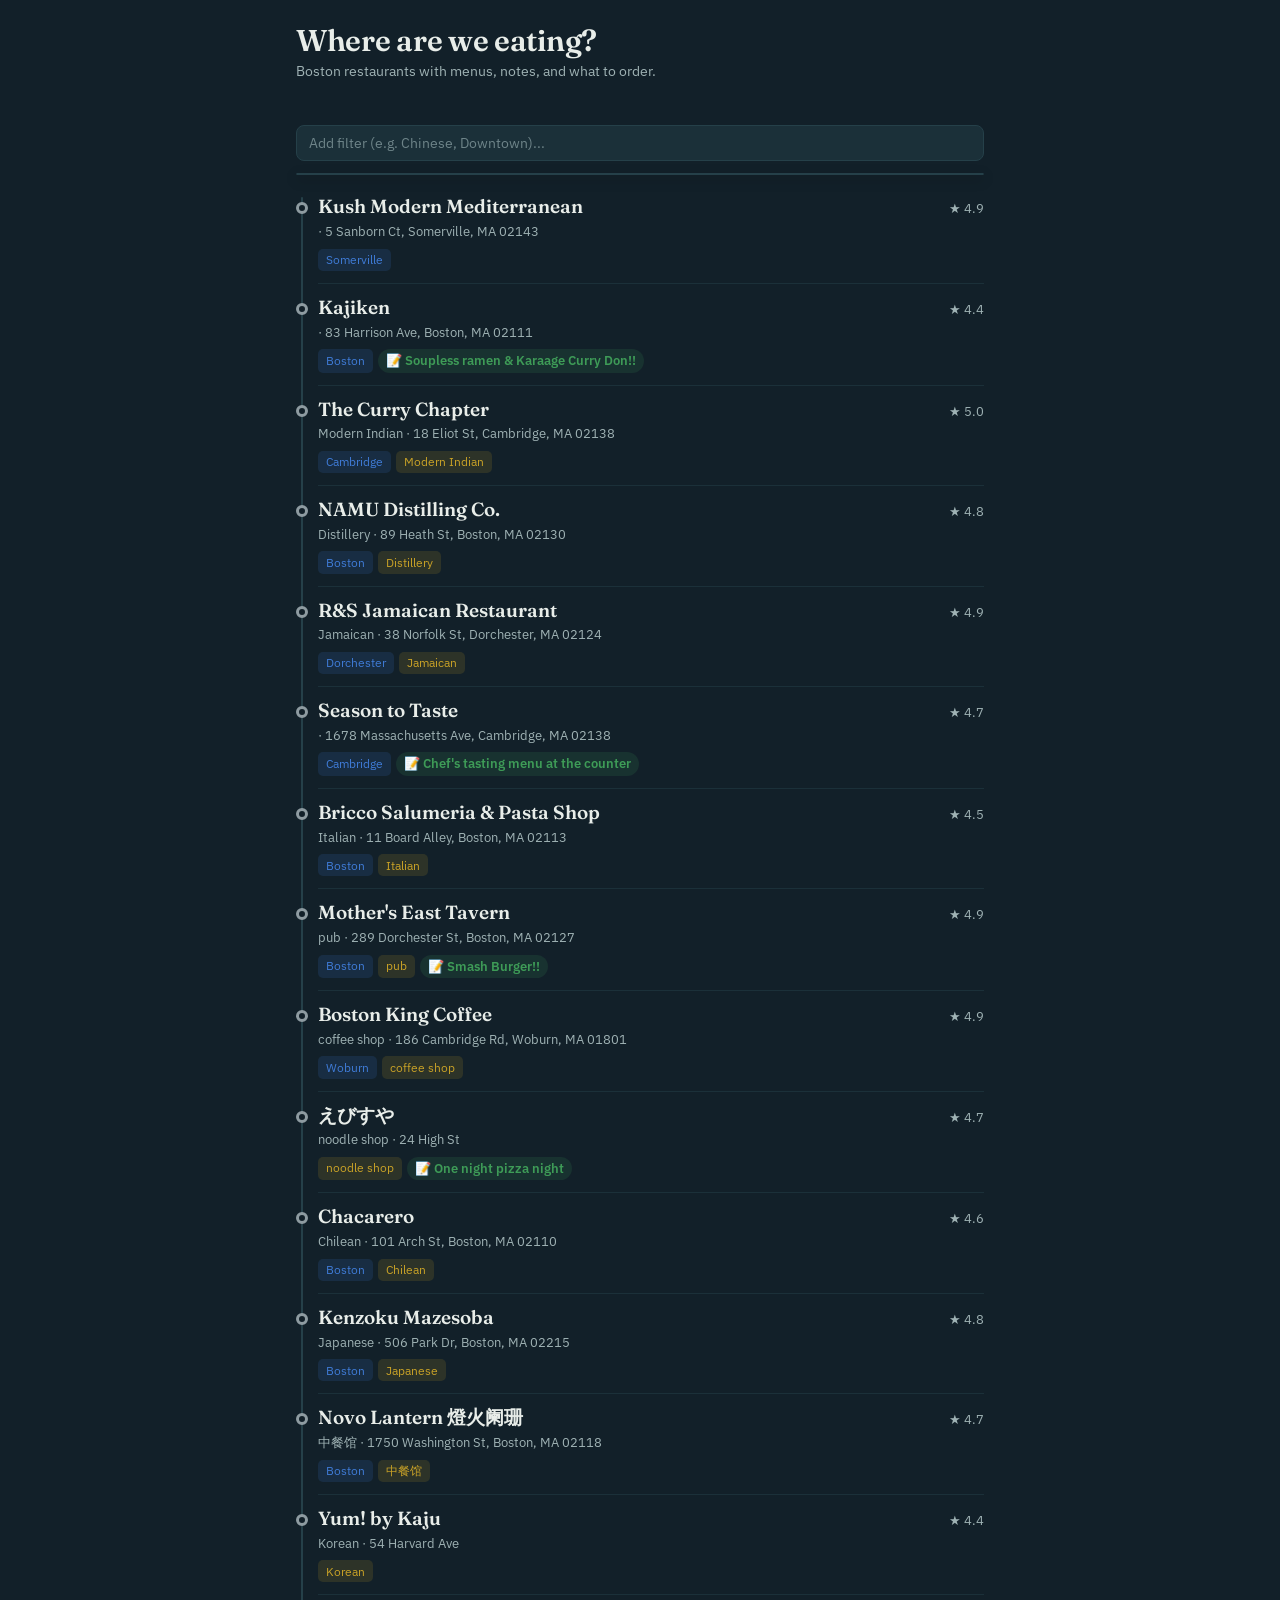
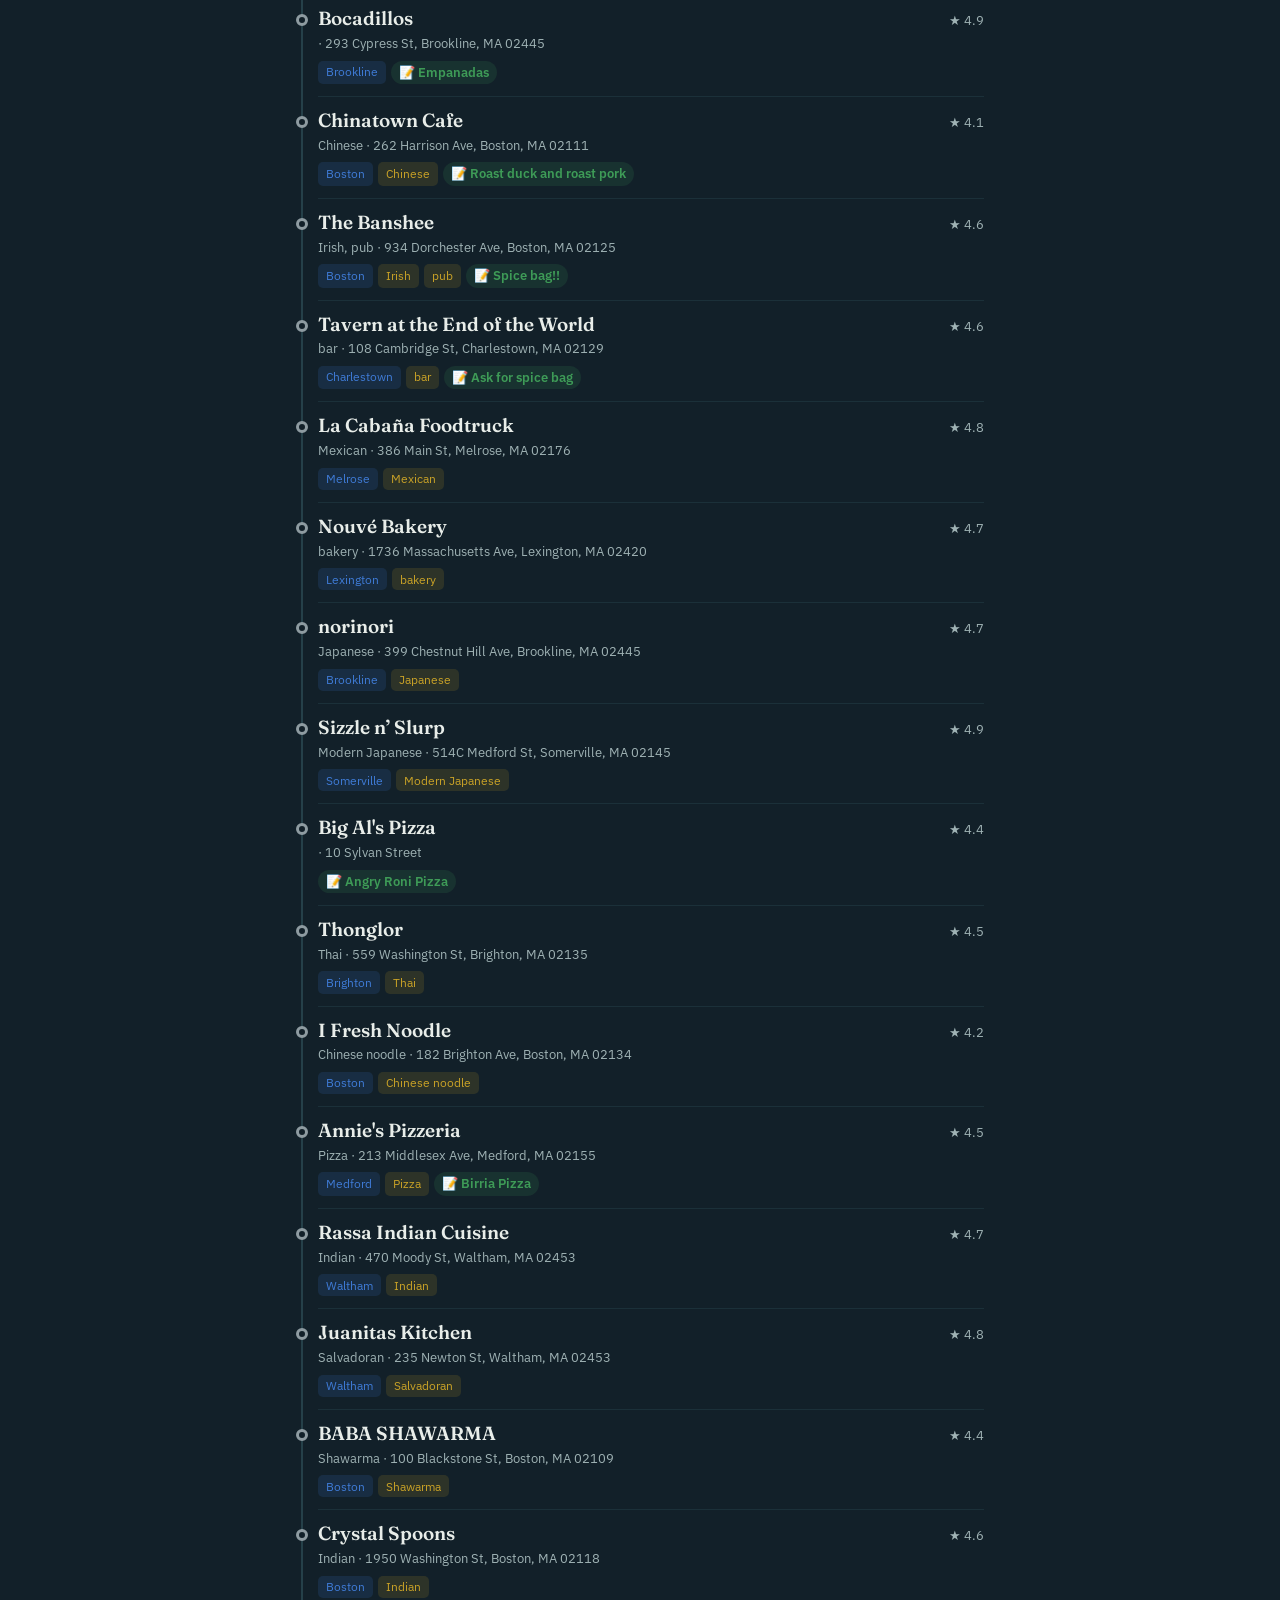
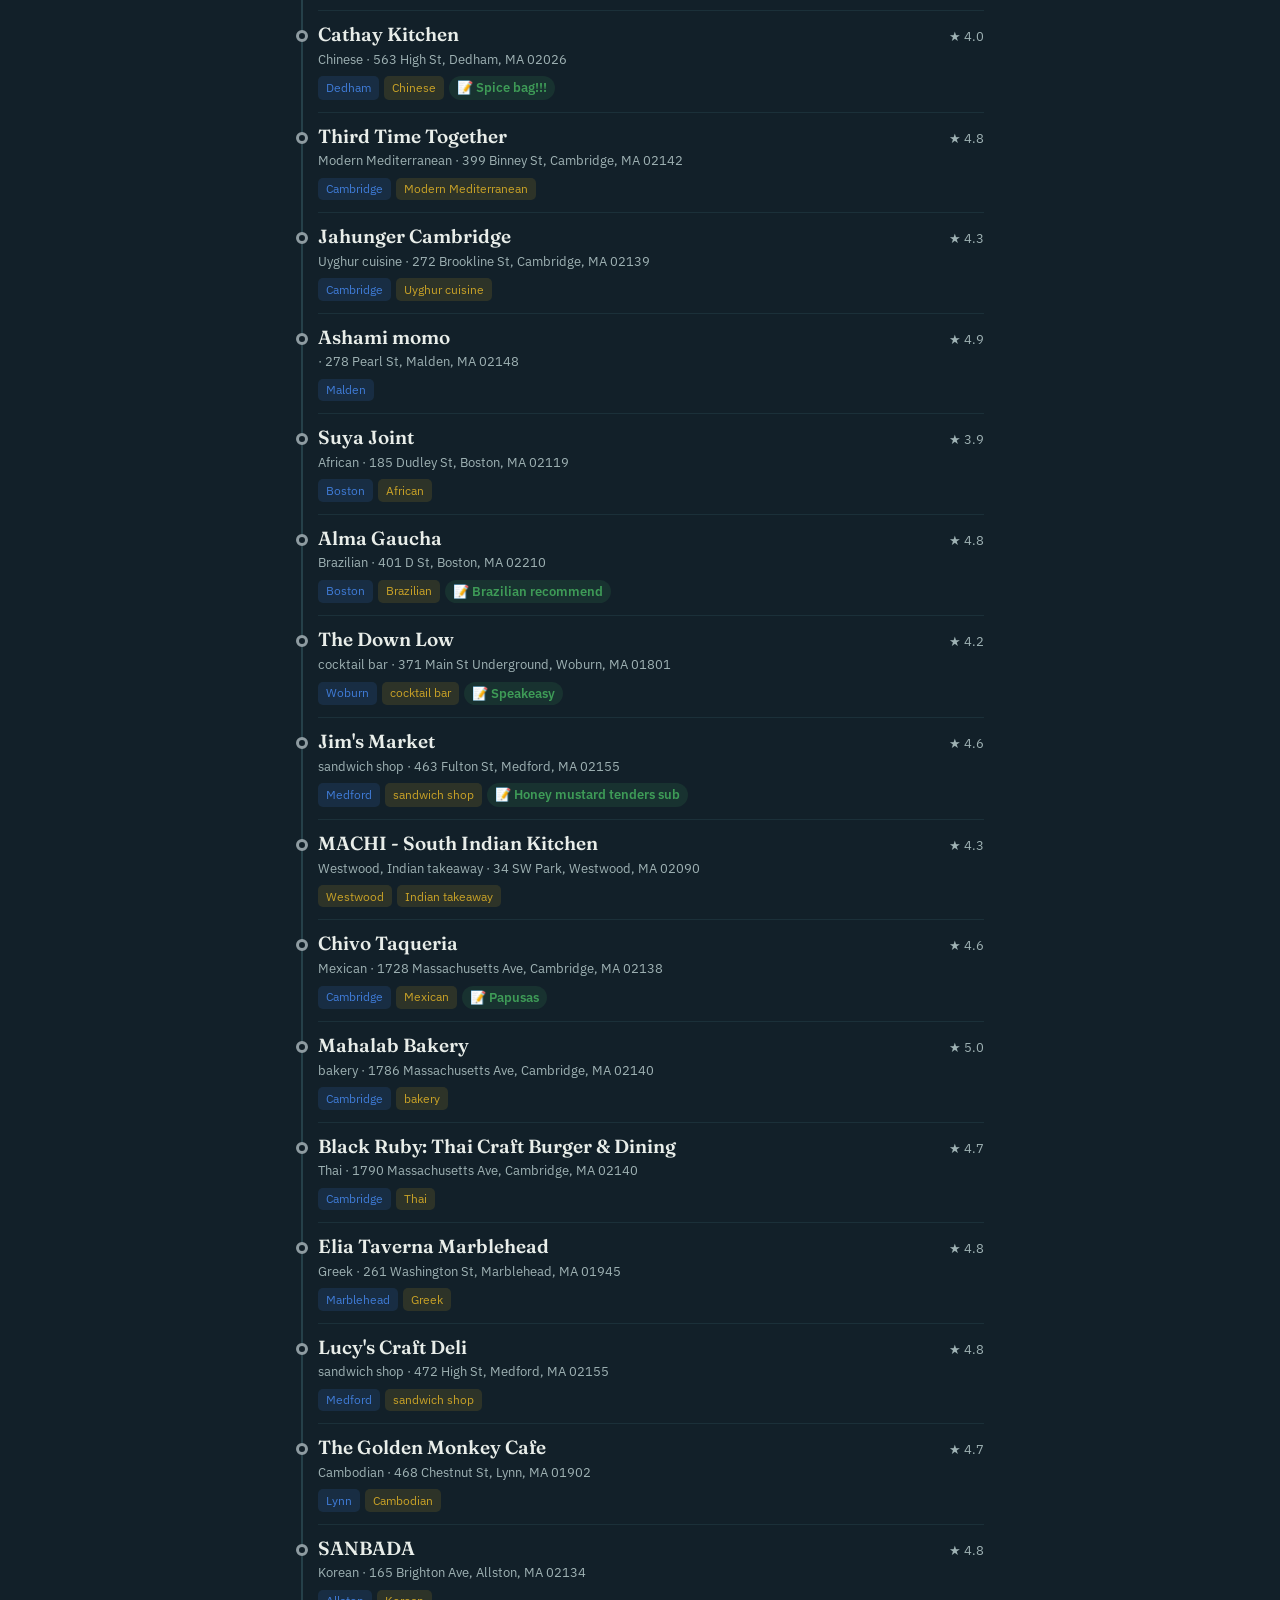
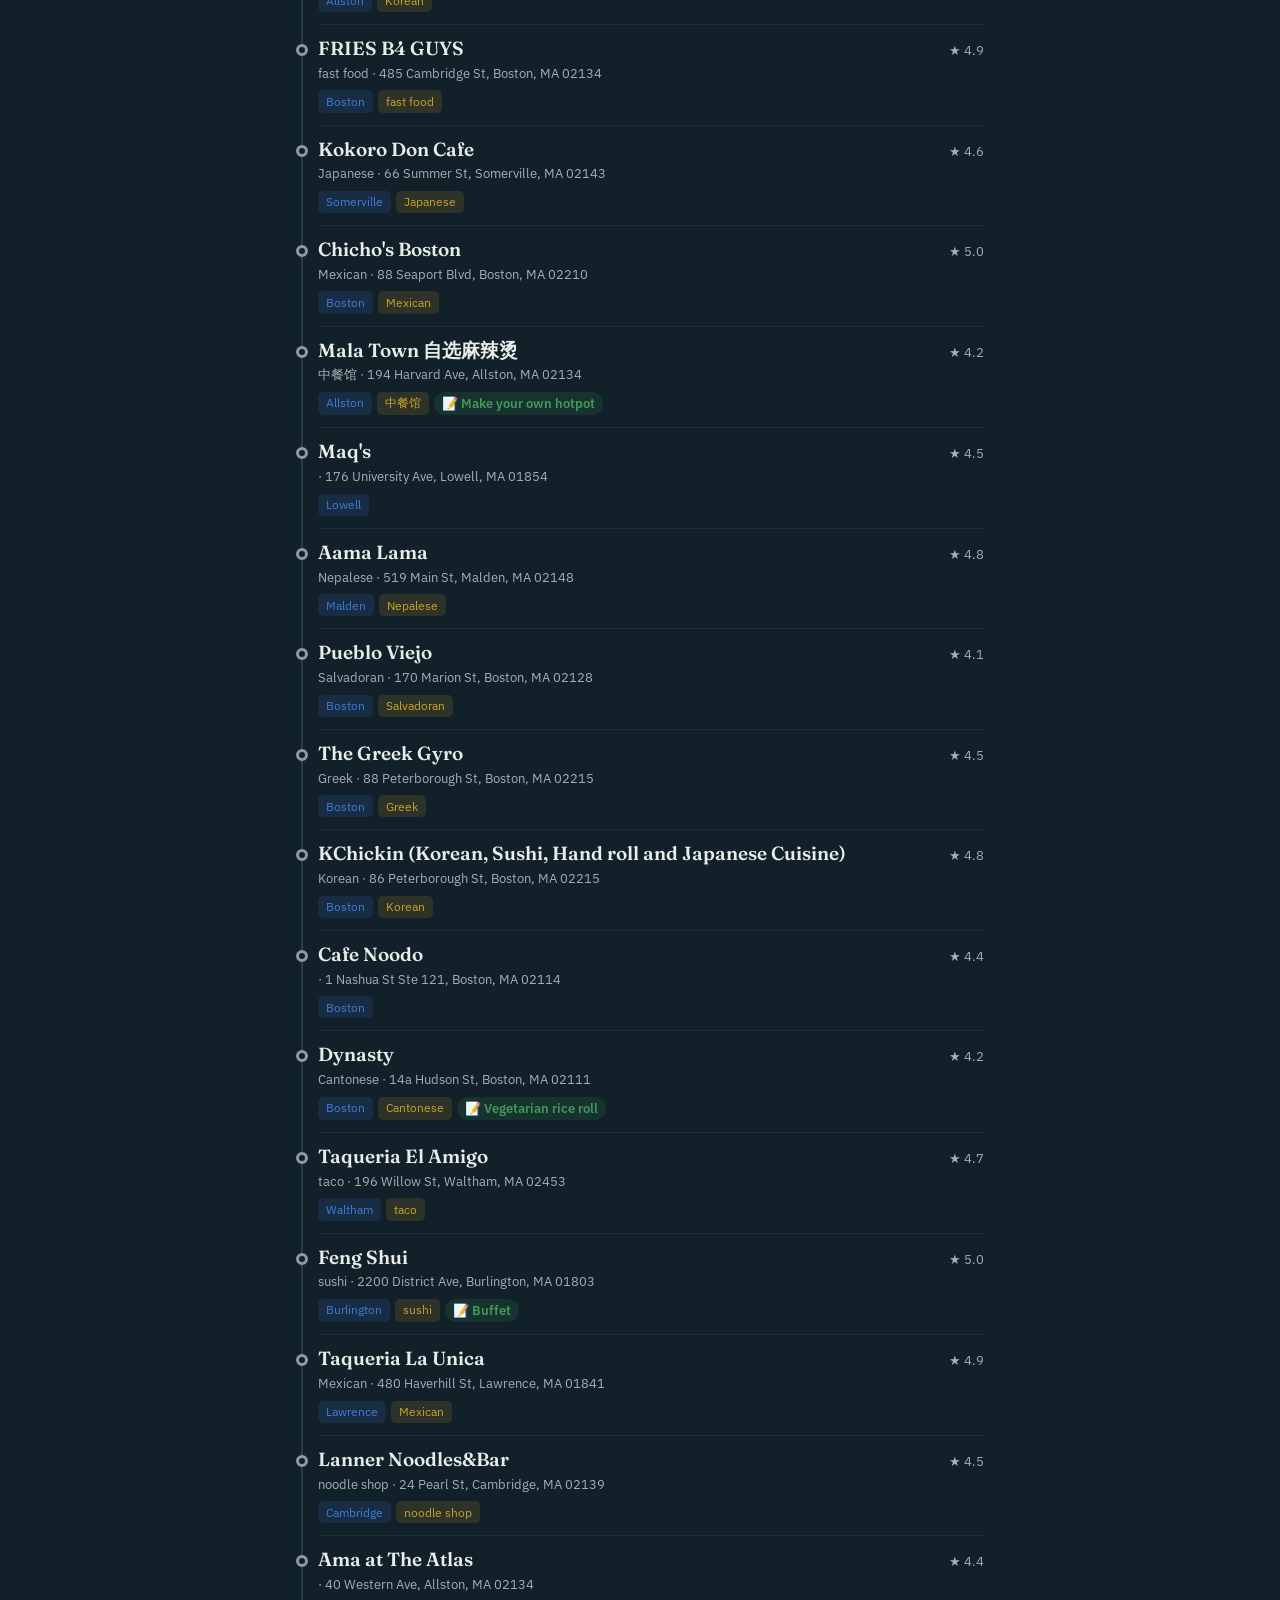
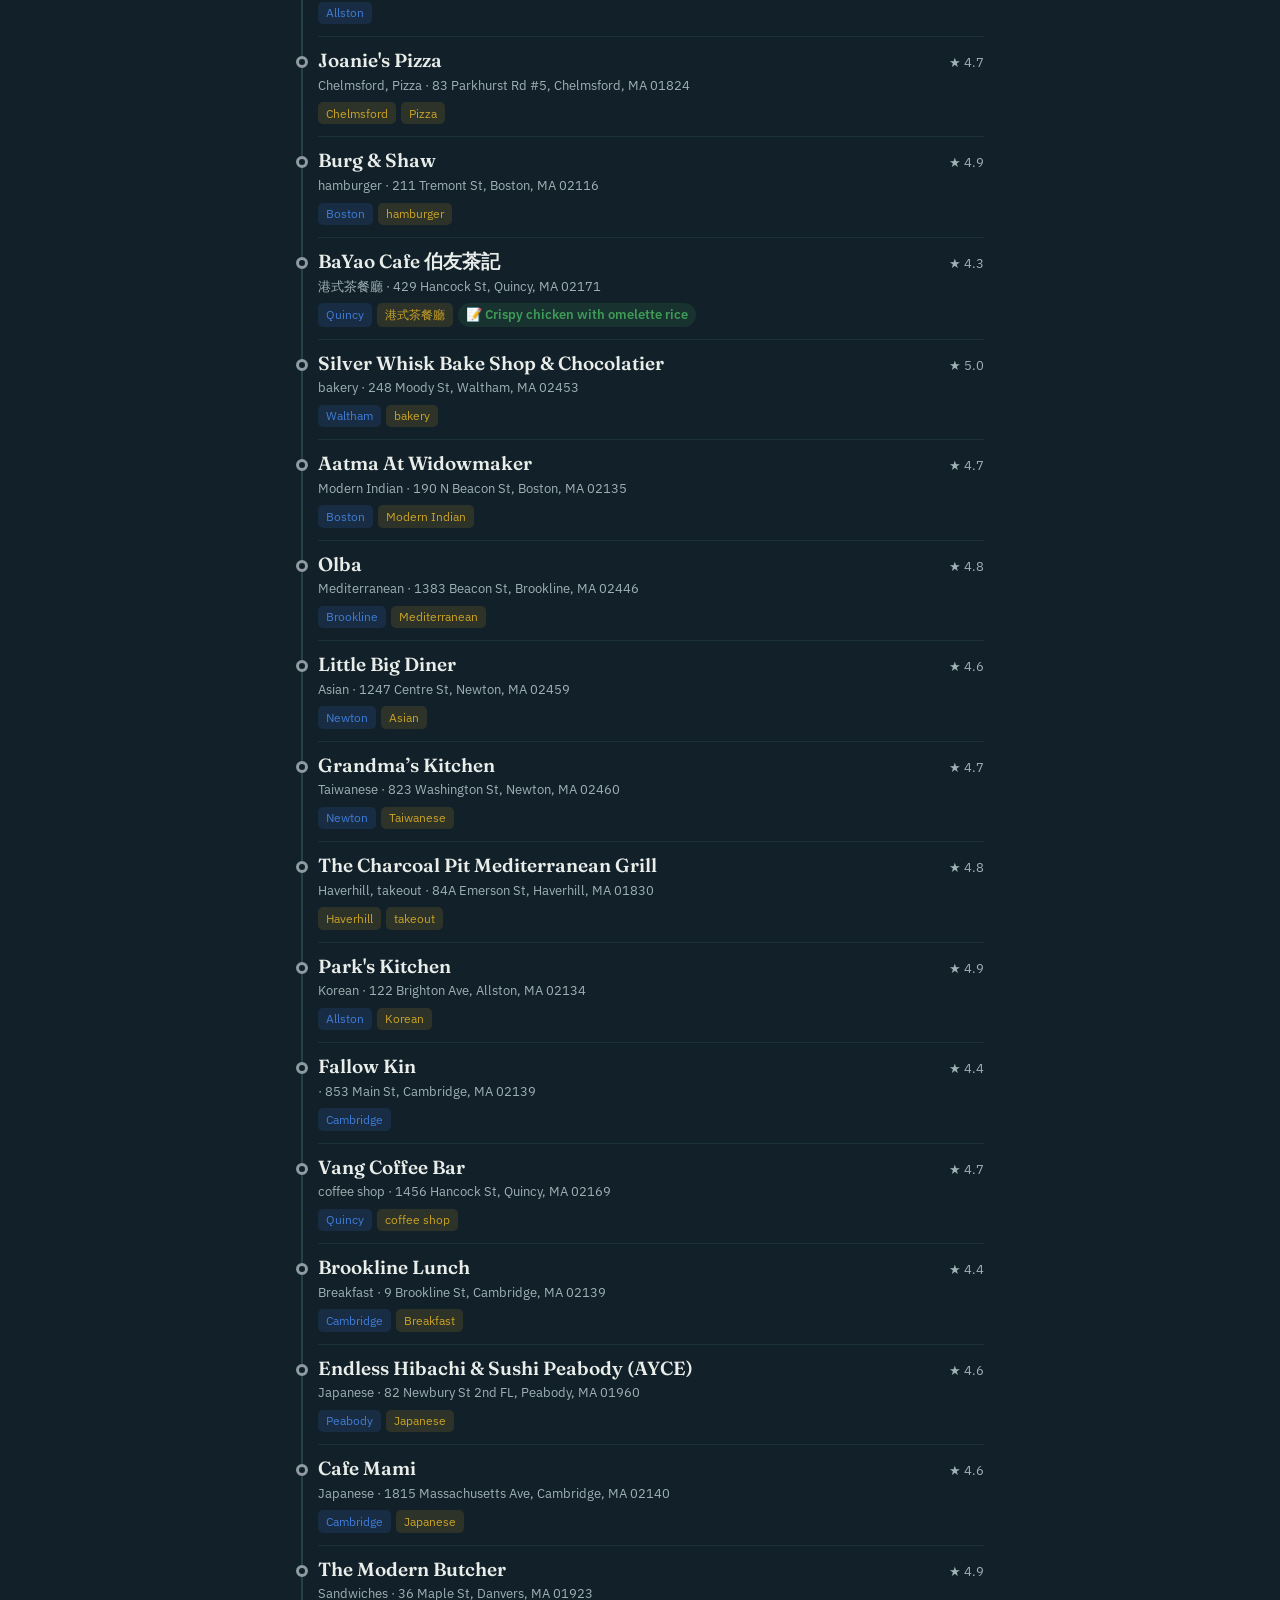
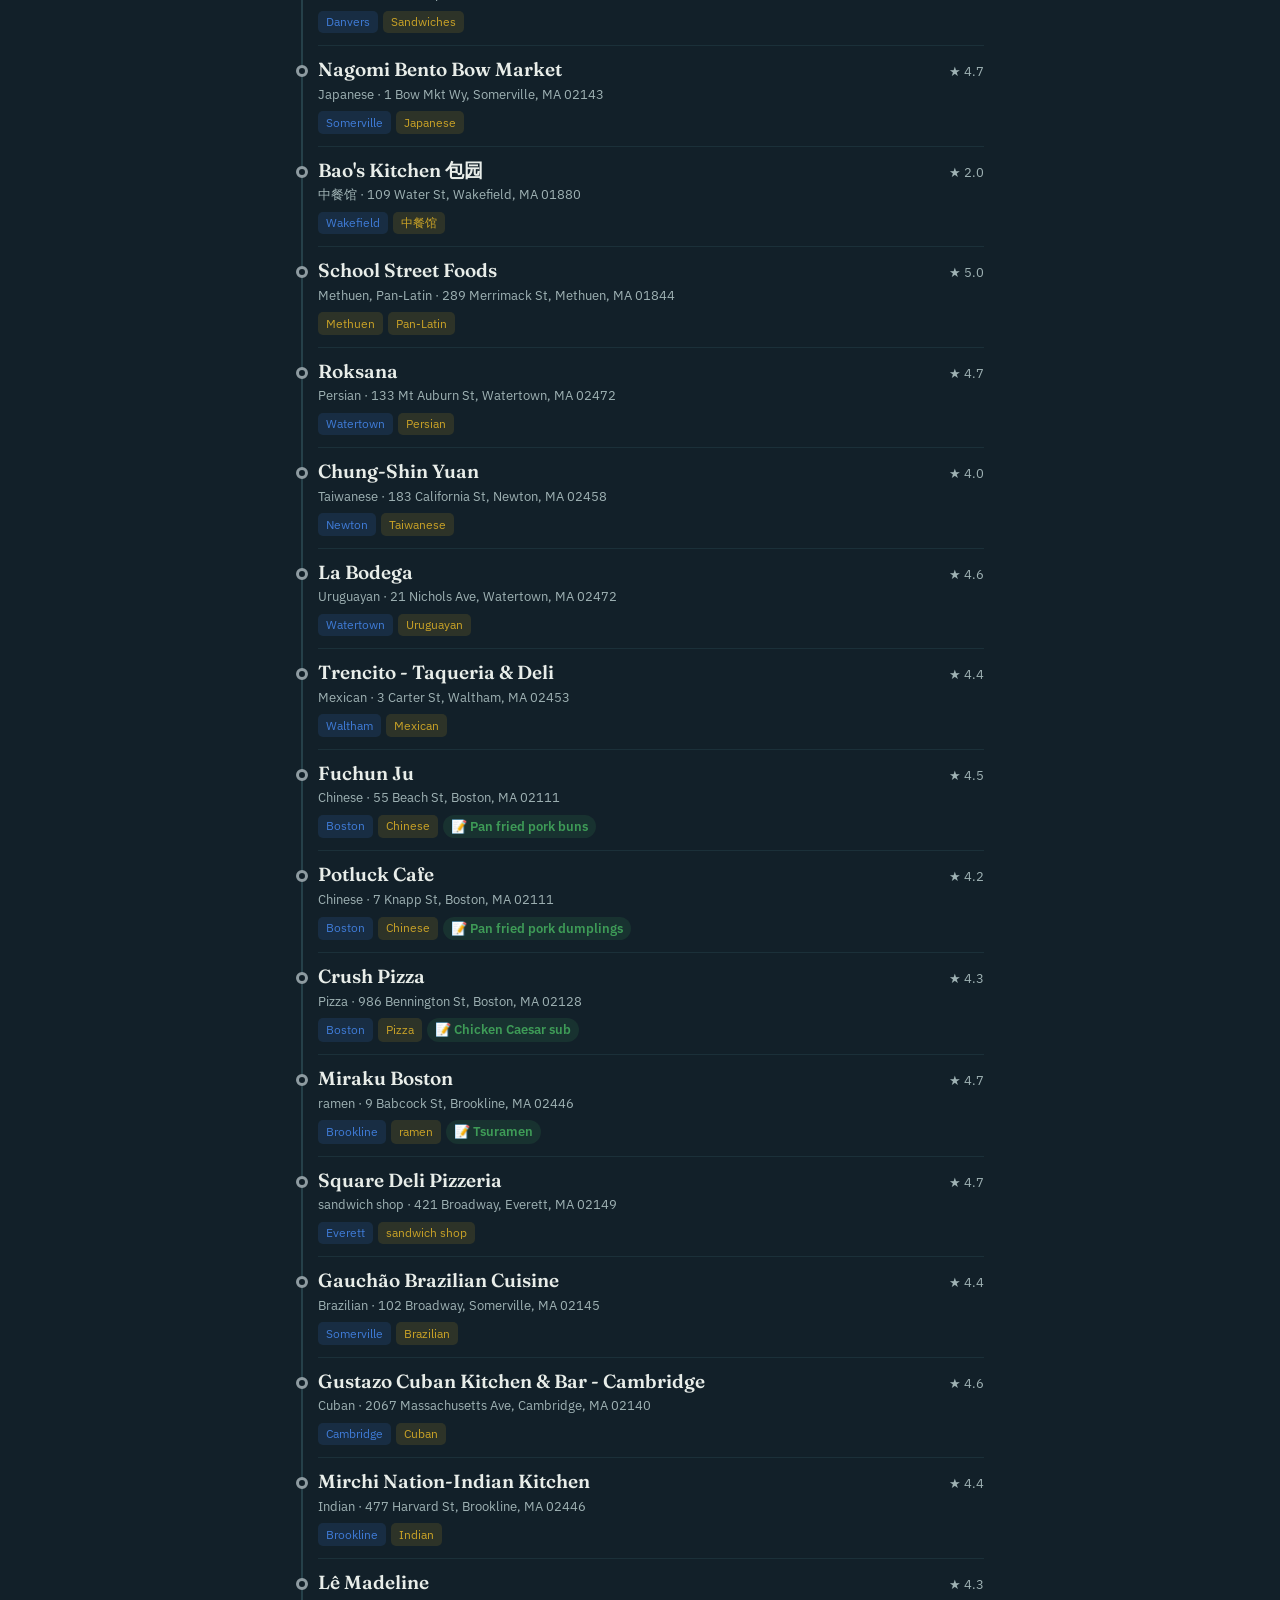
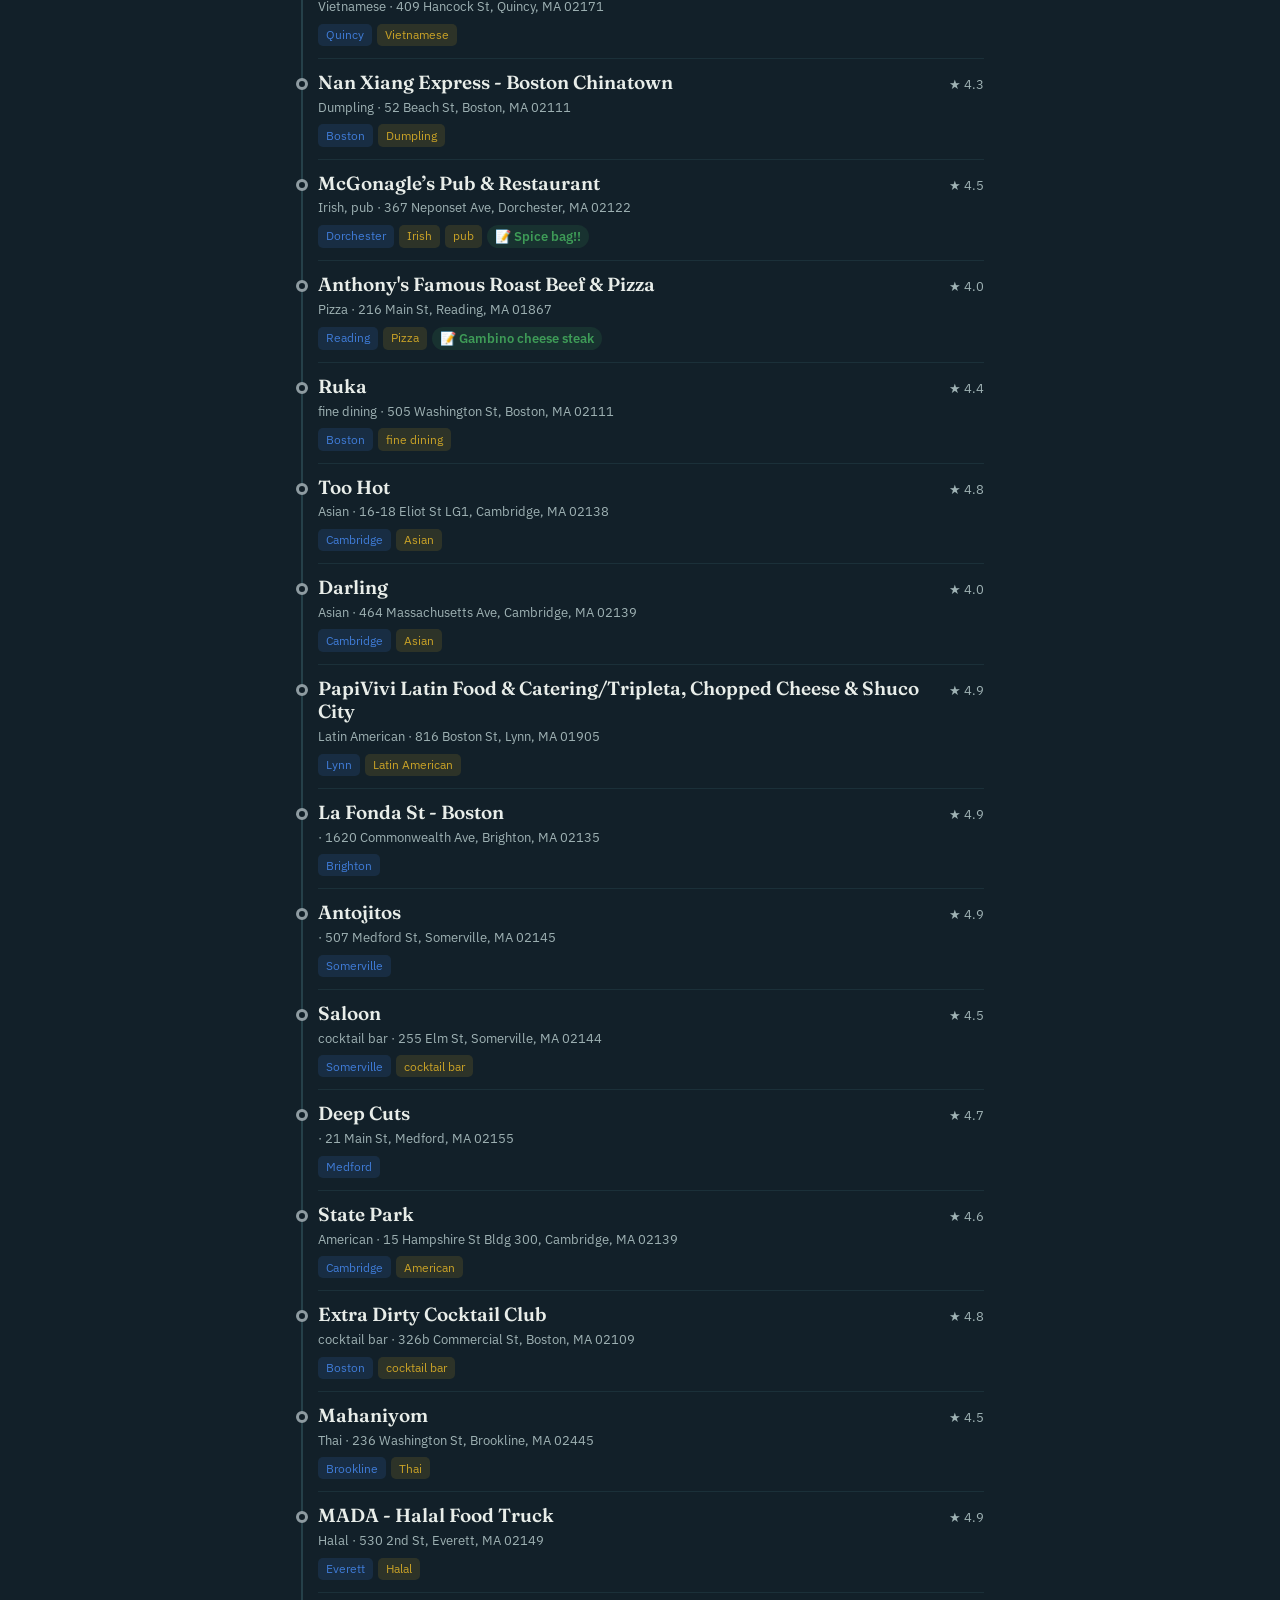
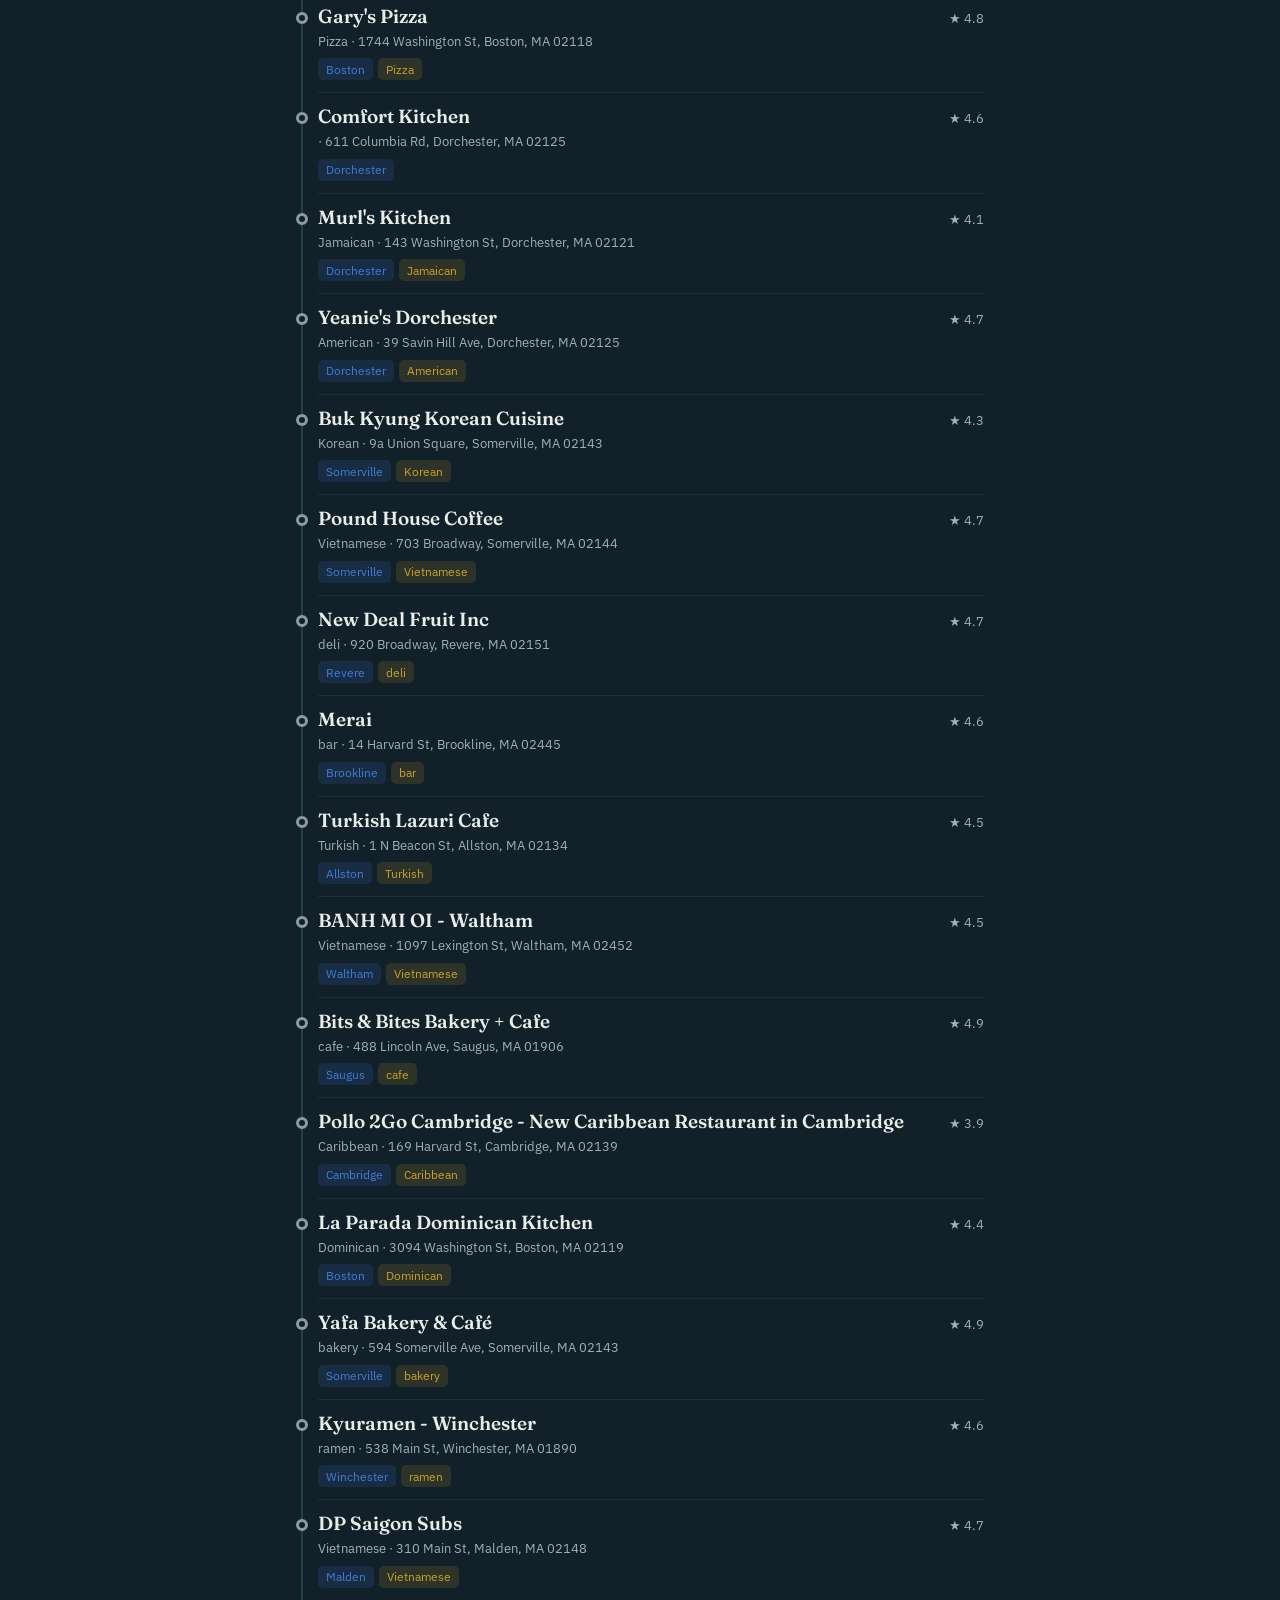
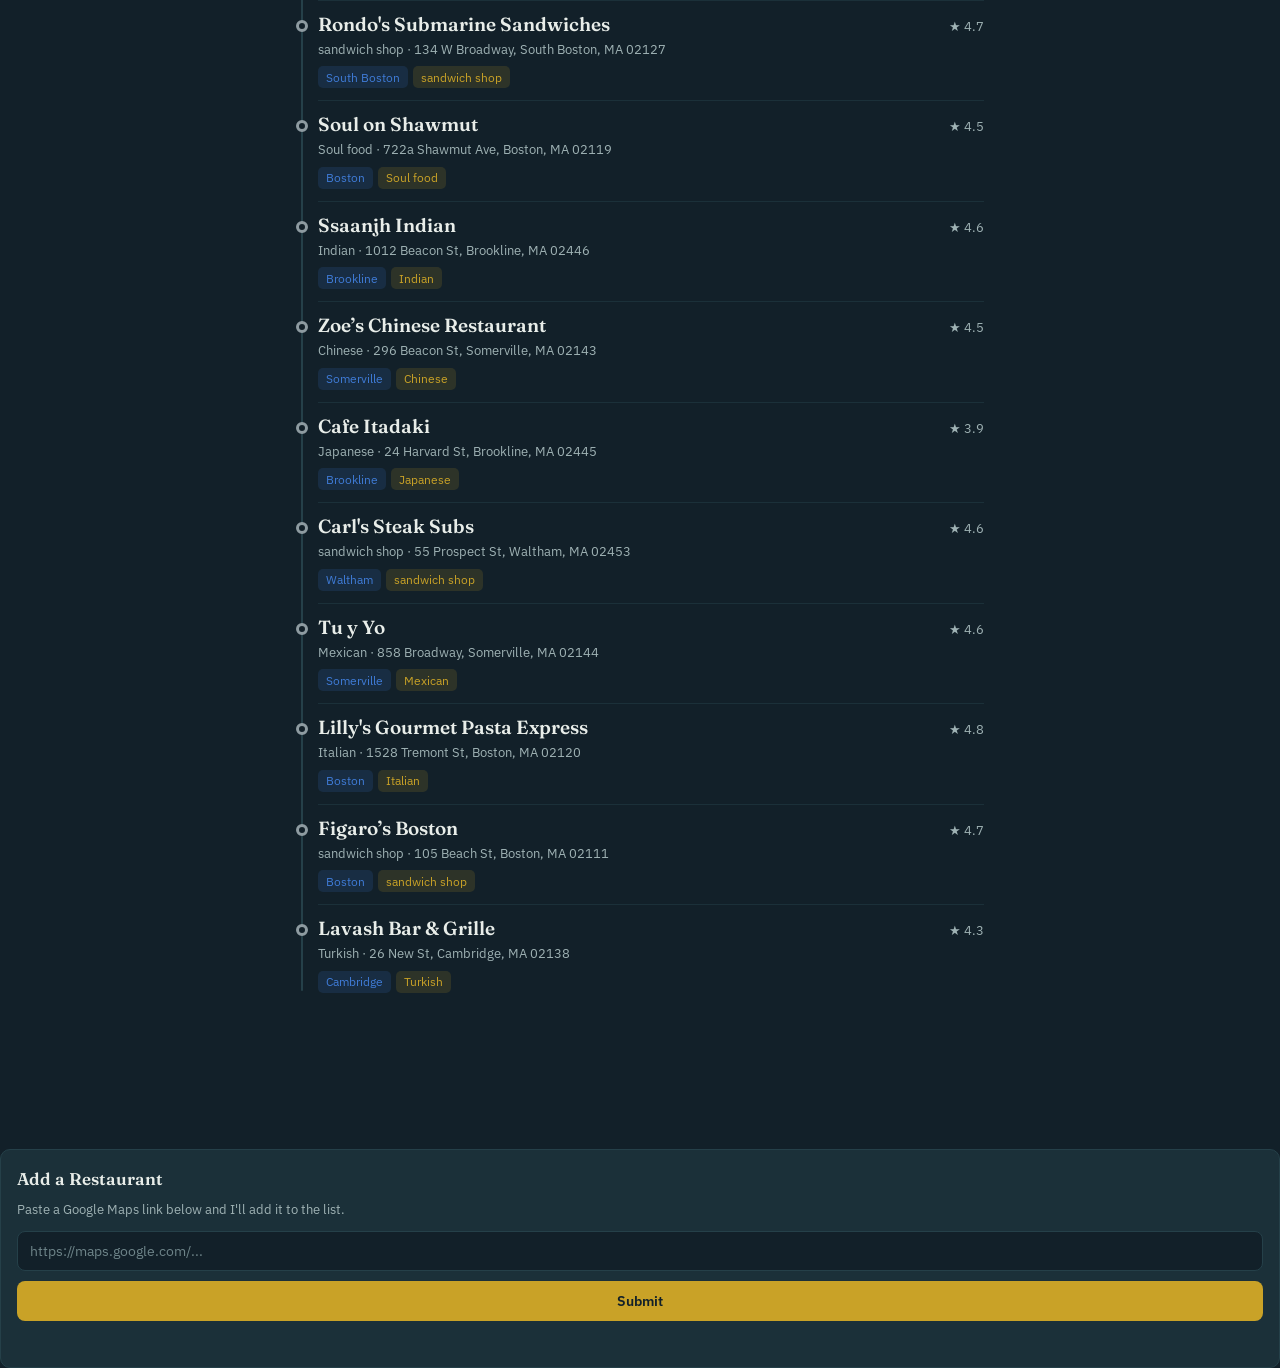
<file: index.html>
<!DOCTYPE html>
<html lang="en">
<head>
  <meta charset="UTF-8">
  <meta name="viewport" content="width=device-width, initial-scale=1.0">
  <title>My Restaurant List</title>
  <link rel="preconnect" href="https://fonts.googleapis.com">
  <link rel="preconnect" href="https://fonts.gstatic.com" crossorigin>
  <link href="https://fonts.googleapis.com/css2?family=Fraunces:opsz,wght@9..144,400;9..144,600&family=IBM+Plex+Sans:wght@400;500;600&display=swap" rel="stylesheet">
  <style>
:root {
  --ink: #122029;
  --ink-2: #1B3039;
  --ink-3: #254049;
  --paper: #E8EDE9;
  --paper-dim: #9FB2B4;
  --sand: #C9A227;
  --red: #DA291C;
  --orange: #ED8B00;
  --green: #3E9B57;
  --blue: #3F7BD6;
  --silver: #8E9BA1;
  --radius: 10px;
}

* { margin: 0; padding: 0; box-sizing: border-box; }
html,body { margin: 0; padding: 0; }
body {
  background: var(--ink);
  color: var(--paper);
  font-family: "IBM Plex Sans", -apple-system, BlinkMacSystemFont, "Segoe UI", sans-serif;
  font-size: 15px;
  line-height: 1.5;
  -webkit-font-smoothing: antialiased;
}
.wrap { max-width: 720px; margin: 0 auto; padding: 18px 16px 120px; }
#app { max-width: 720px; margin: 0 auto; padding: 18px 16px 120px; }

/* ---------- header ---------- */
header { max-width: 720px; margin: 0 auto; padding: 24px 16px 8px; }
header h1 {
  font-family: "Fraunces", Georgia, "Times New Roman", serif;
  font-weight: 600;
  font-size: 30px;
  line-height: 1.1;
  letter-spacing: -0.01em;
  margin: 0 0 4px;
  color: var(--paper);
}
header p.sub, #subtitle {
  margin: 0 0 18px;
  color: var(--paper-dim);
  font-size: 13.5px;
  max-width: 52ch;
}

/* ---------- addbox ---------- */
.addbox {
  background: var(--ink-2);
  border: 1px solid var(--ink-3);
  border-radius: var(--radius);
  padding: 12px;
  margin-bottom: 18px;
}
.addbox input[type=text] {
  width: 100%;
  background: var(--ink);
  border: 1px solid var(--ink-3);
  color: var(--paper);
  font-family: "IBM Plex Sans", sans-serif;
  font-size: 15px;
  padding: 10px 12px;
  border-radius: 8px;
}
.addbox input[type=text]::placeholder { color: #6E8489; }
.addbox input[type=text]:focus {
  outline: 2px solid var(--sand);
  outline-offset: 2px;
  border-color: var(--sand);
}

/* ---------- facets / filter section ---------- */
.facet { margin-top: 16px; }
.facet h2 {
  font-size: 12.5px;
  font-weight: 600;
  margin: 0 0 7px;
  color: var(--paper-dim);
  letter-spacing: 0.01em;
}
.chips { display: flex; gap: 6px; flex-wrap: wrap; }
.chip {
  border: 1px solid var(--ink-3);
  background: transparent;
  color: var(--paper-dim);
  border-radius: 999px;
  padding: 5px 11px;
  font-size: 13px;
  cursor: pointer;
  user-select: none;
  font-family: "IBM Plex Sans", sans-serif;
}
.chip .dot {
  display: inline-block;
  width: 7px;
  height: 7px;
  border-radius: 50%;
  margin-right: 6px;
  vertical-align: 1px;
}
.chip[aria-pressed="true"] {
  background: var(--paper);
  color: var(--ink);
  border-color: var(--paper);
  font-weight: 600;
}

/* ---------- filter input / suggestions ---------- */
.filter-section { margin-bottom: 12px; position: relative; }
.filter-input {
  width: 100%;
  background: var(--ink-2);
  border: 1px solid var(--ink-3);
  color: var(--paper);
  font-family: "IBM Plex Sans", sans-serif;
  font-size: 14px;
  padding: 8px 12px;
  border-radius: 8px;
  outline: none;
}
.filter-input:focus { outline: 2px solid var(--sand); outline-offset: 2px; border-color: var(--sand); }
.filter-input::placeholder { color: #6E8489; }
.suggestions {
  position: absolute;
  top: 100%;
  left: 0;
  right: 0;
  max-height: 200px;
  overflow-y: auto;
  background: var(--ink-2);
  border: 1px solid var(--ink-3);
  border-radius: 12px;
  margin-top: 4px;
  z-index: 50;
  box-shadow: 0 4px 12px rgba(0,0,0,0.4);
}
.suggestion-item {
  padding: 8px 14px;
  cursor: pointer;
  font-size: 14px;
  color: var(--paper-dim);
  border-radius: 8px;
  margin-bottom: 2px;
  transition: background 0.1s ease;
  font-family: "IBM Plex Sans", sans-serif;
}
.suggestion-item:hover,
.suggestion-item.active { background: var(--ink-3); color: var(--paper); }
.suggestion-item mark {
  background: var(--sand);
  color: var(--ink);
  font-weight: 700;
  border-radius: 2px;
  padding: 0 2px;
}
.active-filters { display: flex; flex-wrap: wrap; gap: 6px; margin-top: 8px; margin-bottom: 8px; }
.chip-remove {
  display: inline-flex;
  align-items: center;
  justify-content: center;
  width: 16px;
  height: 16px;
  border-radius: 50%;
  background: rgba(232,237,233,0.15);
  font-size: 0.75rem;
  line-height: 1;
  margin-left: 2px;
  cursor: pointer;
}
.chip-remove:hover { background: var(--sand); color: var(--ink); }
.filter-count { font-size: 13px; color: var(--paper-dim); margin-bottom: 8px; font-weight: 600; }

/* ---------- toolbar ---------- */
.toolbar { display: flex; gap: 8px; align-items: center; margin-top: 16px; flex-wrap: wrap; }
.toolbar input[type=search] {
  flex: 1;
  min-width: 150px;
  background: var(--ink-2);
  border: 1px solid var(--ink-3);
  color: var(--paper);
  padding: 8px 11px;
  border-radius: 8px;
  font-family: "IBM Plex Sans", sans-serif;
  font-size: 14px;
}

/* ---------- list / timeline ---------- */
.list { margin-top: 14px; position: relative; padding-left: 22px; }
.list:before {
  content: "";
  position: absolute;
  left: 5px;
  top: 14px;
  bottom: 14px;
  width: 2px;
  background: var(--ink-3);
  border-radius: 2px;
}
.stop { position: relative; padding: 12px 0; border-bottom: 1px solid var(--ink-2); cursor: pointer; }
.stop:last-child { border-bottom: none; }
.stop .node {
  position: absolute;
  left: -22px;
  top: 19px;
  width: 12px;
  height: 12px;
  border-radius: 50%;
  background: var(--ink);
  border: 3px solid var(--silver);
}
.stop.picked { background: rgba(201,162,39,0.09); border-radius: 8px; padding-left: 10px; padding-right: 10px; margin-left: -10px; }
.stop .head { display: flex; align-items: baseline; gap: 8px; }
.stop h3 {
  font-family: "Fraunces", Georgia, "Times New Roman", serif;
  font-weight: 600;
  font-size: 19px;
  margin: 0;
  line-height: 1.25;
  flex: 1;
}
.stop .price { color: var(--paper-dim); font-size: 13px; }
.meta { margin-top: 3px; font-size: 13px; color: var(--paper-dim); }

/* ---------- restaurant card (inline list) ---------- */
.restaurant-card {
  background: var(--ink-2);
  border: 1px solid var(--ink-3);
  border-radius: var(--radius);
  padding: 16px;
  margin-bottom: 12px;
  cursor: pointer;
  transition: transform 0.15s ease;
}
.restaurant-card:active { transform: scale(0.98); }
.restaurant-card .name {
  font-family: "Fraunces", Georgia, "Times New Roman", serif;
  font-weight: 600;
  font-size: 19px;
  margin-bottom: 4px;
}
.restaurant-card .cuisine {
  font-size: 13px;
  color: var(--sand);
  font-weight: 600;
  margin-bottom: 6px;
}
.restaurant-card .address { font-size: 13px; color: var(--paper-dim); margin-bottom: 8px; }
.restaurant-card .meta { display: flex; gap: 12px; flex-wrap: wrap; align-items: center; }

.rating { background: rgba(201,162,39,0.15); color: var(--sand); font-size: 13px; font-weight: 700; padding: 2px 8px; border-radius: 999px; }
.review-count { font-size: 13px; color: var(--paper-dim); }
.phone { font-size: 13px; color: var(--paper-dim); }
.user-note { background: rgba(62,155,87,0.15); color: var(--green); font-size: 13px; font-weight: 600; padding: 2px 8px; border-radius: 999px; }

/* ---------- tags ---------- */
.tags { display: flex; gap: 5px; flex-wrap: wrap; margin-top: 7px; }
.tag {
  font-size: 11.5px;
  padding: 2.5px 8px;
  border-radius: 5px;
  background: var(--ink-2);
  color: var(--paper-dim);
}
.tag-cuisine { background: rgba(201,162,39,0.15); color: var(--sand); }
.tag-location { background: rgba(63,123,214,0.15); color: var(--blue); }
.detail-tags { margin-bottom: 12px; padding: 8px 12px; background: var(--ink-2); border-radius: var(--radius); font-size: 13px; }
.detail-tags .label { font-weight: 700; margin-right: 6px; }
.detail-tags .tag { margin-right: 4px; }

/* ---------- detail view ---------- */
.detail-view {
  background: var(--ink-2);
  border: 1px solid var(--ink-3);
  border-radius: var(--radius);
  padding: 16px;
}
.detail-header { display: flex; justify-content: space-between; align-items: flex-start; margin-bottom: 12px; }
.detail-header h2 { font-family: "Fraunces", Georgia, serif; font-weight: 600; font-size: 19px; flex: 1; }
.back-btn {
  font-family: "IBM Plex Sans", sans-serif;
  background: transparent;
  border: 1px solid var(--ink-3);
  color: var(--paper);
  padding: 6px 14px;
  border-radius: 8px;
  font-size: 13px;
  font-weight: 500;
  cursor: pointer;
  margin-left: 10px;
}
.back-btn:active { opacity: 0.8; }
.detail-info { margin-bottom: 16px; padding-bottom: 12px; border-bottom: 1px solid var(--ink-3); }
.detail-info p { font-size: 14px; margin-bottom: 6px; }
.detail-info .label { font-weight: 600; color: var(--paper); }
.detail-info .value { color: var(--paper-dim); }

.hours-grid { display: grid; grid-template-columns: auto 1fr; gap: 2px 12px; font-size: 13px; margin-bottom: 12px; }
.hours-grid .day { font-weight: 600; }
.hours-grid .time { color: var(--paper-dim); }
.hours-grid .closed { color: var(--red); font-weight: 600; }

.user-note-detail {
  background: var(--ink-2);
  border-left: 3px solid var(--green);
  padding: 10px 14px;
  border-radius: 0 8px 8px 0;
  margin-bottom: 16px;
  font-size: 14px;
  color: #CBD8D3;
}
.pull-quote {
  position: relative;
  font-family: "Fraunces", Georgia, serif;
  font-size: 17px;
  font-style: italic;
  color: var(--paper);
  padding: 12px 16px 12px 36px;
  margin: 10px 0 16px;
  line-height: 1.5;
  background: rgba(201,162,39,0.06);
  border-radius: 8px;
}
.pull-quote::before {
  content: "“";
  position: absolute;
  left: 8px;
  top: 2px;
  font-size: 42px;
  font-family: "Fraunces", Georgia, serif;
  font-style: normal;
  color: var(--sand);
  line-height: 1;
  opacity: 0.6;
}
.map-link {
  display: block;
  background: var(--sand);
  color: #22200D;
  text-decoration: none;
  padding: 10px 20px;
  border-radius: 999px;
  font-size: 14px;
  font-weight: 600;
  margin-bottom: 16px;
  text-align: center;
  font-family: "IBM Plex Sans", sans-serif;
}

/* ---------- menu ---------- */
.menu-section { margin-bottom: 20px; }
.menu-section-title {
  font-family: "Fraunces", Georgia, serif;
  font-size: 17px;
  font-weight: 600;
  color: var(--paper);
  padding-bottom: 6px;
  border-bottom: 1px solid var(--ink-3);
  margin-bottom: 10px;
}
.menu-item { padding: 10px 0; border-bottom: 1px solid var(--ink-3); }
.menu-item:last-child { border-bottom: none; }
.menu-item-header { display: flex; justify-content: space-between; align-items: baseline; }
.menu-item-name { font-weight: 600; font-size: 14px; flex: 1; }
.menu-item-price { font-weight: 700; font-size: 14px; color: var(--sand); white-space: nowrap; margin-left: 12px; }
.menu-item-notes { font-size: 12.5px; color: var(--paper-dim); margin-top: 3px; font-style: italic; }
.restaurant-notes {
  background: var(--ink-2);
  padding: 12px 14px;
  border-radius: var(--radius);
  font-size: 14px;
  color: #CBD8D3;
  margin-bottom: 16px;
}

/* ---------- no results / empty ---------- */
.no-results, .empty {
  border: 1px dashed var(--ink-3);
  border-radius: var(--radius);
  padding: 22px;
  text-align: center;
  color: var(--paper-dim);
  font-size: 14px;
  margin-top: 18px;
}

/* ---------- pick bar ---------- */
.pickbar {
  position: fixed;
  left: 0;
  right: 0;
  bottom: 0;
  background: linear-gradient(to top, var(--ink) 62%, rgba(18,32,41,0));
  padding: 16px;
  display: flex;
  justify-content: center;
}
.pickbar button {
font-family: "Fraunces", Georgia, serif;
font-size: 16px;
font-weight: 600;
padding: 13px 26px;
background: var(--paper);
color: var(--ink);
border: 1px solid var(--paper);
border-radius: 999px;
box-shadow: 0 6px 20px rgba(0,0,0,0.35);
cursor: pointer;
}

/* ---------- add-restaurant form ---------- */
.add-form {
background: var(--ink-2);
border: 1px solid var(--ink-3);
border-radius: var(--radius);
padding: 16px;
margin-top: 24px;
}
.add-form h2 {
font-family: "Fraunces", Georgia, serif;
font-weight: 600;
font-size: 17px;
margin: 0 0 10px;
color: var(--paper);
}
.add-form p.hint {
font-size: 13px;
color: var(--paper-dim);
margin: 0 0 12px;
line-height: 1.4;
}
.add-form input[type=url] {
width: 100%;
background: var(--ink);
border: 1px solid var(--ink-3);
color: var(--paper);
font-family: "IBM Plex Sans", sans-serif;
font-size: 14px;
padding: 10px 12px;
border-radius: 8px;
margin-bottom: 10px;
}
.add-form input[type=url]:focus {
outline: 2px solid var(--sand);
outline-offset: 2px;
border-color: var(--sand);
}
.add-form input[type=url]::placeholder { color: #6E8489; }
.add-form button {
width: 100%;
font-family: "IBM Plex Sans", sans-serif;
font-size: 14px;
font-weight: 600;
padding: 11px 16px;
background: var(--sand);
color: var(--ink);
border: none;
border-radius: 8px;
cursor: pointer;
}
.add-form button:hover { opacity: 0.9; }
.add-form button:disabled { opacity: 0.5; cursor: not-allowed; }
.add-form .status {
margin-top: 10px;
font-size: 13px;
min-height: 20px;
}
.add-form .status.success { color: var(--green); }
.add-form .status.error { color: var(--red); }
.add-form .status.loading { color: var(--paper-dim); }

</style>
</head>
<body>
  <header>
    <h1>Where are we eating?</h1>
    <p id="subtitle">Boston restaurants with menus, notes, and what to order.</p>
  </header>

  <main id="app"></main>

  <section class="add-form" id="addForm">
    <h2>Add a Restaurant</h2>
    <p class="hint">Paste a Google Maps link below and I'll add it to the list.</p>
    <input type="url" id="addUrl" placeholder="https://maps.google.com/..." />
    <button id="addBtn" onclick="submitAddForm()">Submit</button>
    <div class="status" id="addStatus"></div>
  </section>

  <script>
(function () {
  const app = document.getElementById('app');
  let restaurants = [
  {
    "name": "Kush Modern Mediterranean",
    "note": "",
    "address": "5 Sanborn Ct, Somerville, MA 02143",
    "rating": "4.9",
    "hours": "Hours Closed · Opens 5 PM Show open hours for the week",
    "phone": "(774) 623-4131",
    "website": "kushbysaba.com",
    "cid": 12117482272962753678,
    "maps_url": "https://www.google.com/maps/?cid=12117482272962753678",
    "tags": [
      "Somerville"
    ]
  },
  {
    "name": "Kajiken",
    "note": "Soupless ramen & Karaage Curry Don!!",
    "address": "83 Harrison Ave, Boston, MA 02111",
    "rating": "4.4",
    "hours": "Closed · Opens 11:30 AM",
    "phone": "(857) 277-0116",
    "website": "kajiken-usa.com",
    "cid": 14594239652634328097,
    "maps_url": "https://www.google.com/maps/?cid=14594239652634328097",
    "tags": [
      "Boston"
    ]
  },
  {
    "name": "The Curry Chapter",
    "note": "",
    "address": "18 Eliot St, Cambridge, MA 02138",
    "rating": "5.0",
    "hours": "Closed · Opens 11 AM",
    "phone": "(617) 945-1207",
    "website": "currychapter.com",
    "cid": 11760938866080871769,
    "maps_url": "https://www.google.com/maps/?cid=11760938866080871769",
    "tags": [
      "Cambridge",
      "Modern Indian"
    ]
  },
  {
    "name": "NAMU Distilling Co.",
    "note": "",
    "address": "89 Heath St, Boston, MA 02130",
    "rating": "4.8",
    "hours": "Closed · Opens 5 PM",
    "phone": "",
    "website": "namudistilling.com",
    "cid": 12149823248981343560,
    "maps_url": "https://www.google.com/maps/?cid=12149823248981343560",
    "tags": [
      "Boston",
      "Distillery"
    ]
  },
  {
    "name": "R&S Jamaican Restaurant",
    "note": "",
    "address": "38 Norfolk St, Dorchester, MA 02124",
    "rating": "4.9",
    "hours": "Closed · Opens 9 AM",
    "phone": "(617) 275-0018",
    "website": "rs-jamaicanrestaurant.com",
    "cid": 1342546626007287613,
    "maps_url": "https://www.google.com/maps/?cid=1342546626007287613",
    "tags": [
      "Dorchester",
      "Jamaican"
    ]
  },
  {
    "name": "Season to Taste",
    "note": "Chef's tasting menu at the counter",
    "address": "1678 Massachusetts Ave, Cambridge, MA 02138",
    "rating": "4.7",
    "hours": "Closed · Opens 5:30 PM",
    "phone": "(617) 826-9037",
    "website": "seasontotaste.com",
    "cid": 3369105839738150597,
    "maps_url": "https://www.google.com/maps/?cid=3369105839738150597",
    "tags": [
      "Cambridge"
    ]
  },
  {
    "name": "Bricco Salumeria & Pasta Shop",
    "note": "",
    "address": "11 Board Alley, Boston, MA 02113",
    "rating": "4.5",
    "hours": "",
    "phone": "(617) 248-9629",
    "website": "briccosalumeria.com",
    "cid": 13355546619940227633,
    "maps_url": "https://www.google.com/maps/?cid=13355546619940227633",
    "tags": [
      "Boston",
      "Italian"
    ]
  },
  {
    "name": "Mother's East Tavern",
    "note": "Smash Burger!!",
    "address": "289 Dorchester St, Boston, MA 02127",
    "rating": "4.9",
    "hours": "Open · Closes 1 AM",
    "phone": "(617) 752-4949",
    "website": "motherseast.com",
    "cid": 13038097735935351925,
    "maps_url": "https://www.google.com/maps/?cid=13038097735935351925",
    "tags": [
      "Boston",
      "pub"
    ]
  },
  {
    "name": "Boston King Coffee",
    "note": "",
    "address": "186 Cambridge Rd, Woburn, MA 01801",
    "rating": "4.9",
    "hours": "Closed · Opens 8 AM Sat",
    "phone": "(781) 933-0104",
    "website": "bostonkingcoffee.com",
    "cid": 13351597213033118533,
    "maps_url": "https://www.google.com/maps/?cid=13351597213033118533",
    "tags": [
      "Woburn",
      "coffee shop"
    ]
  },
  {
    "name": "えびすや",
    "note": "One night pizza night",
    "address": "24 High St",
    "rating": "4.7",
    "hours": "",
    "phone": "",
    "website": "",
    "cid": 5419468547750478099,
    "maps_url": "https://www.google.com/maps/?cid=5419468547750478099",
    "tags": [
      "noodle shop"
    ]
  },
  {
    "name": "Chacarero",
    "note": "",
    "address": "101 Arch St, Boston, MA 02110",
    "rating": "4.6",
    "hours": "Closes soon · 4 PM · Opens 11 AM Mon",
    "phone": "(617) 542-0392",
    "website": "https://chacarero.com",
    "cid": 15898559491672436109,
    "maps_url": "https://www.google.com/maps/?cid=15898559491672436109",
    "tags": [
      "Boston",
      "Chilean"
    ]
  },
  {
    "name": "Kenzoku Mazesoba",
    "note": "",
    "address": "506 Park Dr, Boston, MA 02215",
    "rating": "4.8",
    "hours": "Open · Closes 8:30 PM",
    "phone": "(617) 608-3572",
    "website": "https://kenzoku-mazesoba.sbs",
    "cid": 10342668231342239923,
    "maps_url": "https://www.google.com/maps/?cid=10342668231342239923",
    "tags": [
      "Boston",
      "Japanese"
    ]
  },
  {
    "name": "Novo Lantern 燈火阑珊",
    "note": "",
    "address": "1750 Washington St, Boston, MA 02118",
    "rating": "4.7",
    "hours": "Open · Closes 10:30 PM",
    "phone": "(857) 991-1937",
    "website": "https://novo-lantern.com",
    "cid": 3542594886675943602,
    "maps_url": "https://www.google.com/maps/?cid=3542594886675943602",
    "tags": [
      "Boston",
      "中餐馆"
    ]
  },
  {
    "name": "Yum! by Kaju",
    "note": "",
    "address": "54 Harvard Ave",
    "rating": "4.4",
    "hours": "",
    "phone": "",
    "website": "",
    "cid": 1997918088056778361,
    "maps_url": "https://www.google.com/maps/?cid=1997918088056778361",
    "tags": [
      "Korean"
    ]
  },
  {
    "name": "Bocadillos",
    "note": "Empanadas",
    "address": "293 Cypress St, Brookline, MA 02445",
    "rating": "4.9",
    "hours": "Open · Closes 8 PM",
    "phone": "(617) 739-5500",
    "website": "https://bocadillosfoods.com",
    "cid": 208667568004900111,
    "maps_url": "https://www.google.com/maps/?cid=208667568004900111",
    "tags": [
      "Brookline"
    ]
  },
  {
    "name": "Chinatown Cafe",
    "note": "Roast duck and roast pork",
    "address": "262 Harrison Ave, Boston, MA 02111",
    "rating": "4.1",
    "hours": "Open · Closes 7 PM",
    "phone": "(617) 695-9888",
    "website": "https://chinatowncafeboston.com",
    "cid": 6167123176513351198,
    "maps_url": "https://www.google.com/maps/?cid=6167123176513351198",
    "tags": [
      "Boston",
      "Chinese"
    ]
  },
  {
    "name": "The Banshee",
    "note": "Spice bag!!",
    "address": "934 Dorchester Ave, Boston, MA 02125",
    "rating": "4.6",
    "hours": "Open · Closes 1 AM",
    "phone": "(617) 436-9747",
    "website": "https://bansheeboston.com",
    "cid": 843044970393463759,
    "maps_url": "https://www.google.com/maps/?cid=843044970393463759",
    "tags": [
      "Boston",
      "Irish",
      "pub"
    ]
  },
  {
    "name": "Tavern at the End of the World",
    "note": "Ask for spice bag",
    "address": "108 Cambridge St, Charlestown, MA 02129",
    "rating": "4.6",
    "hours": "Open · Closes 2 AM",
    "phone": "(617) 241-4999",
    "website": "https://tavernattheendoftheworld.com",
    "cid": 17500423108953242828,
    "maps_url": "https://www.google.com/maps/?cid=17500423108953242828",
    "tags": [
      "Charlestown",
      "bar"
    ]
  },
  {
    "name": "La Cabaña Foodtruck",
    "note": "",
    "address": "386 Main St, Melrose, MA 02176",
    "rating": "4.8",
    "hours": "Open · Closes 8 PM",
    "phone": "(857) 452-6231",
    "website": "https://lemusvilma14.wixsite.com",
    "cid": 487766579315016071,
    "maps_url": "https://www.google.com/maps/?cid=487766579315016071",
    "tags": [
      "Melrose",
      "Mexican"
    ]
  },
  {
    "name": "Nouvé Bakery",
    "note": "",
    "address": "1736 Massachusetts Ave, Lexington, MA 02420",
    "rating": "4.7",
    "hours": "Open · Closes 4:30 PM",
    "phone": "",
    "website": "https://instagram.com",
    "cid": 10149479507097276075,
    "maps_url": "https://www.google.com/maps/?cid=10149479507097276075",
    "tags": [
      "Lexington",
      "bakery"
    ]
  },
  {
    "name": "norinori",
    "note": "",
    "address": "399 Chestnut Hill Ave, Brookline, MA 02445",
    "rating": "4.7",
    "hours": "Closed · Opens 5 PM",
    "phone": "(617) 383-5652",
    "website": "https://norinori.boston",
    "cid": 15118106295180200185,
    "maps_url": "https://www.google.com/maps/?cid=15118106295180200185",
    "tags": [
      "Brookline",
      "Japanese"
    ]
  },
  {
    "name": "Sizzle n’ Slurp",
    "note": "",
    "address": "514C Medford St, Somerville, MA 02145",
    "rating": "4.9",
    "hours": "",
    "phone": "(617) 764-2087",
    "website": "",
    "cid": 12988388296618580907,
    "maps_url": "https://www.google.com/maps/?cid=12988388296618580907",
    "tags": [
      "Somerville",
      "Modern Japanese"
    ]
  },
  {
    "name": "Big Al's Pizza",
    "note": "Angry Roni Pizza",
    "address": "10 Sylvan Street",
    "rating": "4.4",
    "hours": "",
    "phone": "",
    "website": "",
    "cid": 753805088693063057,
    "maps_url": "https://www.google.com/maps/?cid=753805088693063057"
  },
  {
    "name": "Thonglor",
    "note": "",
    "address": "559 Washington St, Brighton, MA 02135",
    "rating": "4.5",
    "hours": "Closed · Opens 4:30 PM",
    "phone": "(617) 208-8184",
    "website": "https://thonglorboston.com",
    "cid": 5331199739302503369,
    "maps_url": "https://www.google.com/maps/?cid=5331199739302503369",
    "tags": [
      "Brighton",
      "Thai"
    ]
  },
  {
    "name": "I Fresh Noodle",
    "note": "",
    "address": "182 Brighton Ave, Boston, MA 02134",
    "rating": "4.2",
    "hours": "Open · Closes 9:30 PM",
    "phone": "(617) 787-8888",
    "website": "https://ifreshnoodleboston.com",
    "cid": 18175606135902415177,
    "maps_url": "https://www.google.com/maps/?cid=18175606135902415177",
    "tags": [
      "Boston",
      "Chinese noodle"
    ]
  },
  {
    "name": "Annie's Pizzeria",
    "note": "Birria Pizza",
    "address": "213 Middlesex Ave, Medford, MA 02155",
    "rating": "4.5",
    "hours": "",
    "phone": "(781) 219-3731",
    "website": "https://annies-pizzeria.com",
    "cid": 15563319473442538272,
    "maps_url": "https://www.google.com/maps/?cid=15563319473442538272",
    "tags": [
      "Medford",
      "Pizza"
    ]
  },
  {
    "name": "Rassa Indian Cuisine",
    "note": "",
    "address": "470 Moody St, Waltham, MA 02453",
    "rating": "4.7",
    "hours": "Closed · Opens 5 PM",
    "phone": "(781) 472-4000",
    "website": "https://rassaboston.com",
    "cid": 15063089742346453865,
    "maps_url": "https://www.google.com/maps/?cid=15063089742346453865",
    "tags": [
      "Waltham",
      "Indian"
    ]
  },
  {
    "name": "Juanitas Kitchen",
    "note": "",
    "address": "235 Newton St, Waltham, MA 02453",
    "rating": "4.8",
    "hours": "Open · Closes 9 PM",
    "phone": "(781) 790-8567",
    "website": "https://juanitaskitchenma.com",
    "cid": 10697555328922416387,
    "maps_url": "https://www.google.com/maps/?cid=10697555328922416387",
    "tags": [
      "Waltham",
      "Salvadoran"
    ]
  },
  {
    "name": "BABA SHAWARMA",
    "note": "",
    "address": "100 Blackstone St, Boston, MA 02109",
    "rating": "4.4",
    "hours": "",
    "phone": "(617) 857-2222",
    "website": "https://baba-shawarma.com",
    "cid": 16809071549391021381,
    "maps_url": "https://www.google.com/maps/?cid=16809071549391021381",
    "tags": [
      "Boston",
      "Shawarma"
    ]
  },
  {
    "name": "Crystal Spoons",
    "note": "",
    "address": "1950 Washington St, Boston, MA 02118",
    "rating": "4.6",
    "hours": "",
    "phone": "(781) 499-5933",
    "website": "https://crystalspoonscuisine.com",
    "cid": 17189465965667026193,
    "maps_url": "https://www.google.com/maps/?cid=17189465965667026193",
    "tags": [
      "Boston",
      "Indian"
    ]
  },
  {
    "name": "Cathay Kitchen",
    "note": "Spice bag!!!",
    "address": "563 High St, Dedham, MA 02026",
    "rating": "4.0",
    "hours": "",
    "phone": "(781) 329-2786",
    "website": "https://cathaykitchenonline.com",
    "cid": 13993588241757015699,
    "maps_url": "https://www.google.com/maps/?cid=13993588241757015699",
    "tags": [
      "Dedham",
      "Chinese"
    ]
  },
  {
    "name": "Third Time Together",
    "note": "",
    "address": "399 Binney St, Cambridge, MA 02142",
    "rating": "4.8",
    "hours": "Open · Closes 9 PM",
    "phone": "",
    "website": "",
    "cid": 2607745177511170150,
    "maps_url": "https://www.google.com/maps/?cid=2607745177511170150",
    "tags": [
      "Cambridge",
      "Modern Mediterranean"
    ]
  },
  {
    "name": "Jahunger Cambridge",
    "note": "",
    "address": "272 Brookline St, Cambridge, MA 02139",
    "rating": "4.3",
    "hours": "",
    "phone": "(617) 801-9725",
    "website": "https://jahunger.com",
    "cid": 6100470976130443926,
    "maps_url": "https://www.google.com/maps/?cid=6100470976130443926",
    "tags": [
      "Cambridge",
      "Uyghur cuisine"
    ]
  },
  {
    "name": "Ashami momo",
    "note": "",
    "address": "278 Pearl St, Malden, MA 02148",
    "rating": "4.9",
    "hours": "",
    "phone": "(781) 960-8819",
    "website": "https://ashamimomo.com",
    "cid": 9943331357216597392,
    "maps_url": "https://www.google.com/maps/?cid=9943331357216597392",
    "tags": [
      "Malden"
    ]
  },
  {
    "name": "Suya Joint",
    "note": "",
    "address": "185 Dudley St, Boston, MA 02119",
    "rating": "3.9",
    "hours": "Open · Closes 9 PM",
    "phone": "(857) 351-3717",
    "website": "https://suyajoint.com",
    "cid": 9400361668924301522,
    "maps_url": "https://www.google.com/maps/?cid=9400361668924301522",
    "tags": [
      "Boston",
      "African"
    ]
  },
  {
    "name": "Alma Gaucha",
    "note": "Brazilian recommend",
    "address": "401 D St, Boston, MA 02210",
    "rating": "4.8",
    "hours": "Open · Closes 10:30 PM",
    "phone": "(617) 420-4900",
    "website": "https://almagauchausa.com",
    "cid": 1489060704951651401,
    "maps_url": "https://www.google.com/maps/?cid=1489060704951651401",
    "tags": [
      "Boston",
      "Brazilian"
    ]
  },
  {
    "name": "The Down Low",
    "note": "Speakeasy",
    "address": "371 Main St Underground, Woburn, MA 01801",
    "rating": "4.2",
    "hours": "Closed · Opens 5 PM",
    "phone": "(781) 935-6699",
    "website": "https://downlowbar.com",
    "cid": 478321340364473671,
    "maps_url": "https://www.google.com/maps/?cid=478321340364473671",
    "tags": [
      "Woburn",
      "cocktail bar"
    ]
  },
  {
    "name": "Jim's Market",
    "note": "Honey mustard tenders sub",
    "address": "463 Fulton St, Medford, MA 02155",
    "rating": "4.6",
    "hours": "Open · Closes 8 PM",
    "phone": "(781) 395-5704",
    "website": "https://jimsmarketmedford.com",
    "cid": 12865437766710599905,
    "maps_url": "https://www.google.com/maps/?cid=12865437766710599905",
    "tags": [
      "Medford",
      "sandwich shop"
    ]
  },
  {
    "name": "MACHI - South Indian Kitchen",
    "note": "",
    "address": "34 SW Park, Westwood, MA 02090",
    "rating": "4.3",
    "hours": "",
    "phone": "",
    "website": "https://letseatmachi.com",
    "cid": 11453991453736937486,
    "maps_url": "https://www.google.com/maps/?cid=11453991453736937486",
    "tags": [
      "Westwood",
      "Indian takeaway"
    ]
  },
  {
    "name": "Chivo Taqueria",
    "note": "Papusas",
    "address": "1728 Massachusetts Ave, Cambridge, MA 02138",
    "rating": "4.6",
    "hours": "",
    "phone": "(857) 242-3343",
    "website": "https://chivoboston.com",
    "cid": 8716789011024380061,
    "maps_url": "https://www.google.com/maps/?cid=8716789011024380061",
    "tags": [
      "Cambridge",
      "Mexican"
    ]
  },
  {
    "name": "Mahalab Bakery",
    "note": "",
    "address": "1786 Massachusetts Ave, Cambridge, MA 02140",
    "rating": "5.0",
    "hours": "Closes soon · 4 PM · Opens 9 AM Sat",
    "phone": "(617) 501-3416",
    "website": "https://mahalabbakery.com",
    "cid": 7010147861475089729,
    "maps_url": "https://www.google.com/maps/?cid=7010147861475089729",
    "tags": [
      "Cambridge",
      "bakery"
    ]
  },
  {
    "name": "Black Ruby: Thai Craft Burger & Dining",
    "note": "",
    "address": "1790 Massachusetts Ave, Cambridge, MA 02140",
    "rating": "4.7",
    "hours": "Opens soon · 4 PM",
    "phone": "(617) 945-3147",
    "website": "https://blackrubycambridge.com",
    "cid": 17993798730039893290,
    "maps_url": "https://www.google.com/maps/?cid=17993798730039893290",
    "tags": [
      "Cambridge",
      "Thai"
    ]
  },
  {
    "name": "Elia Taverna Marblehead",
    "note": "",
    "address": "261 Washington St, Marblehead, MA 01945",
    "rating": "4.8",
    "hours": "Opens soon · 4 PM",
    "phone": "(781) 499-5006",
    "website": "https://eliatavernamarblehead.com",
    "cid": 11207775645499662473,
    "maps_url": "https://www.google.com/maps/?cid=11207775645499662473",
    "tags": [
      "Marblehead",
      "Greek"
    ]
  },
  {
    "name": "Lucy's Craft Deli",
    "note": "",
    "address": "472 High St, Medford, MA 02155",
    "rating": "4.8",
    "hours": "Closed · Opens 10:30 AM Sat",
    "phone": "(781) 852-2005",
    "website": "https://lucyscraftdeli.com",
    "cid": 7779154602323905523,
    "maps_url": "https://www.google.com/maps/?cid=7779154602323905523",
    "tags": [
      "Medford",
      "sandwich shop"
    ]
  },
  {
    "name": "The Golden Monkey Cafe",
    "note": "",
    "address": "468 Chestnut St, Lynn, MA 01902",
    "rating": "4.7",
    "hours": "Open · Closes 8 PM",
    "phone": "(781) 778-3342",
    "website": "https://thegoldenmonkeycafe.com",
    "cid": 5965992479891252469,
    "maps_url": "https://www.google.com/maps/?cid=5965992479891252469",
    "tags": [
      "Lynn",
      "Cambodian"
    ]
  },
  {
    "name": "SANBADA",
    "note": "",
    "address": "165 Brighton Ave, Allston, MA 02134",
    "rating": "4.8",
    "hours": "",
    "phone": "(617) 870-7674",
    "website": "",
    "cid": 12783559231631475306,
    "maps_url": "https://www.google.com/maps/?cid=12783559231631475306",
    "tags": [
      "Allston",
      "Korean"
    ]
  },
  {
    "name": "FRIES B4 GUYS",
    "note": "",
    "address": "485 Cambridge St, Boston, MA 02134",
    "rating": "4.9",
    "hours": "Open · Closes 2 AM",
    "phone": "(857) 498-3839",
    "website": "https://friesb4guys.boston",
    "cid": 1571132934139856673,
    "maps_url": "https://www.google.com/maps/?cid=1571132934139856673",
    "tags": [
      "Boston",
      "fast food"
    ]
  },
  {
    "name": "Kokoro Don Cafe",
    "note": "",
    "address": "66 Summer St, Somerville, MA 02143",
    "rating": "4.6",
    "hours": "Closed · Opens 10 AM",
    "phone": "(857) 500-7937",
    "website": "kokorodoncafema.com",
    "cid": 17739278426770616016,
    "maps_url": "https://www.google.com/maps/?cid=17739278426770616016",
    "tags": [
      "Somerville",
      "Japanese"
    ]
  },
  {
    "name": "Chicho's Boston",
    "note": "",
    "address": "88 Seaport Blvd, Boston, MA 02210",
    "rating": "5.0",
    "hours": "Closed · Opens 1 PM",
    "phone": "",
    "website": "chichosboston.com",
    "cid": 9782081845259523825,
    "maps_url": "https://www.google.com/maps/?cid=9782081845259523825",
    "tags": [
      "Boston",
      "Mexican"
    ]
  },
  {
    "name": "Mala Town 自选麻辣烫",
    "note": "Make your own hotpot",
    "address": "194 Harvard Ave, Allston, MA 02134",
    "rating": "4.2",
    "hours": "Closed · Opens 11:30 AM",
    "phone": "(774) 458-3910",
    "website": "order.toasttab.com",
    "cid": 12976530273125553065,
    "maps_url": "https://www.google.com/maps/?cid=12976530273125553065",
    "tags": [
      "Allston",
      "中餐馆"
    ]
  },
  {
    "name": "Maq's",
    "note": "",
    "address": "176 University Ave, Lowell, MA 01854",
    "rating": "4.5",
    "hours": "Closed · Opens 11:30 AM",
    "phone": "(978) 427-7976",
    "website": "eatmaqs.com",
    "cid": 9082298129380262925,
    "maps_url": "https://www.google.com/maps/?cid=9082298129380262925",
    "tags": [
      "Lowell"
    ]
  },
  {
    "name": "Aama Lama",
    "note": "",
    "address": "519 Main St, Malden, MA 02148",
    "rating": "4.8",
    "hours": "Closed · Opens 11 AM",
    "phone": "(781) 321-8800",
    "website": "aamalama.com",
    "cid": 16347906199390905508,
    "maps_url": "https://www.google.com/maps/?cid=16347906199390905508",
    "tags": [
      "Malden",
      "Nepalese"
    ]
  },
  {
    "name": "Pueblo Viejo",
    "note": "",
    "address": "170 Marion St, Boston, MA 02128",
    "rating": "4.1",
    "hours": "Closed · Opens 7 AM",
    "phone": "(617) 561-0011",
    "website": "puebloviejos.com",
    "cid": 655443033743365100,
    "maps_url": "https://www.google.com/maps/?cid=655443033743365100",
    "tags": [
      "Boston",
      "Salvadoran"
    ]
  },
  {
    "name": "The Greek Gyro",
    "note": "",
    "address": "88 Peterborough St, Boston, MA 02215",
    "rating": "4.5",
    "hours": "Closed · Opens 11 AM",
    "phone": "(857) 991-1000",
    "website": "thegreekgyro.com",
    "cid": 6156632149654459148,
    "maps_url": "https://www.google.com/maps/?cid=6156632149654459148",
    "tags": [
      "Boston",
      "Greek"
    ]
  },
  {
    "name": "KChickin (Korean, Sushi, Hand roll and Japanese Cuisine)",
    "note": "",
    "address": "86 Peterborough St, Boston, MA 02215",
    "rating": "4.8",
    "hours": "Closed · Opens 11 AM",
    "phone": "(857) 348-1351",
    "website": "kchickin.com",
    "cid": 4952710971399857178,
    "maps_url": "https://www.google.com/maps/?cid=4952710971399857178",
    "tags": [
      "Boston",
      "Korean"
    ]
  },
  {
    "name": "Cafe Noodo",
    "note": "",
    "address": "1 Nashua St Ste 121, Boston, MA 02114",
    "rating": "4.4",
    "hours": "Closed · Opens 11 AM",
    "phone": "(617) 438-0039",
    "website": "",
    "cid": 16249333845480561214,
    "maps_url": "https://www.google.com/maps/?cid=16249333845480561214",
    "tags": [
      "Boston"
    ]
  },
  {
    "name": "Dynasty",
    "note": "Vegetarian rice roll",
    "address": "14a Hudson St, Boston, MA 02111",
    "rating": "4.2",
    "hours": "Closed · Opens 9 AM",
    "phone": "(617) 603-8796",
    "website": "dynastyboston.com",
    "cid": 9743153423945270260,
    "maps_url": "https://www.google.com/maps/?cid=9743153423945270260",
    "tags": [
      "Boston",
      "Cantonese"
    ]
  },
  {
    "name": "Taqueria El Amigo",
    "note": "",
    "address": "196 Willow St, Waltham, MA 02453",
    "rating": "4.7",
    "hours": "Closed · Opens 10 AM",
    "phone": "(781) 642-7410",
    "website": "taqueria-elamigo.com",
    "cid": 7258777514053645771,
    "maps_url": "https://www.google.com/maps/?cid=7258777514053645771",
    "tags": [
      "Waltham",
      "taco"
    ]
  },
  {
    "name": "Feng Shui",
    "note": "Buffet",
    "address": "2200 District Ave, Burlington, MA 01803",
    "rating": "5.0",
    "hours": "Closed · Opens 11:30 AM",
    "phone": "(781) 365-0918",
    "website": "gofengshui.com",
    "cid": 13674159700188583708,
    "maps_url": "https://www.google.com/maps/?cid=13674159700188583708",
    "tags": [
      "Burlington",
      "sushi"
    ]
  },
  {
    "name": "Taqueria La Unica",
    "note": "",
    "address": "480 Haverhill St, Lawrence, MA 01841",
    "rating": "4.9",
    "hours": "Closed · Opens 11 AM",
    "phone": "(978) 208-7916",
    "website": "ordertaquerialaunica.com",
    "cid": 247055935170689324,
    "maps_url": "https://www.google.com/maps/?cid=247055935170689324",
    "tags": [
      "Lawrence",
      "Mexican"
    ]
  },
  {
    "name": "Lanner Noodles&Bar",
    "note": "",
    "address": "24 Pearl St, Cambridge, MA 02139",
    "rating": "4.5",
    "hours": "Closed · Opens 11:30 AM",
    "phone": "(229) 756-2178",
    "website": "lannernoodles.com",
    "cid": 12858751159822470769,
    "maps_url": "https://www.google.com/maps/?cid=12858751159822470769",
    "tags": [
      "Cambridge",
      "noodle shop"
    ]
  },
  {
    "name": "Ama at The Atlas",
    "note": "",
    "address": "40 Western Ave, Allston, MA 02134",
    "rating": "4.4",
    "hours": "Closed · Opens 7 AM",
    "phone": "(617) 675-8880",
    "website": "ama-boston.com",
    "cid": 14847789105207126632,
    "maps_url": "https://www.google.com/maps/?cid=14847789105207126632",
    "tags": [
      "Allston"
    ]
  },
  {
    "name": "Joanie's Pizza",
    "note": "",
    "address": "83 Parkhurst Rd #5, Chelmsford, MA 01824",
    "rating": "4.7",
    "hours": "Closed · Opens 12 PM",
    "phone": "(978) 856-7015",
    "website": "joanieschelmsford.com",
    "cid": 17981995193045884994,
    "maps_url": "https://www.google.com/maps/?cid=17981995193045884994",
    "tags": [
      "Chelmsford",
      "Pizza"
    ]
  },
  {
    "name": "Burg & Shaw",
    "note": "",
    "address": "211 Tremont St, Boston, MA 02116",
    "rating": "4.9",
    "hours": "Closed · Opens 11 AM",
    "phone": "",
    "website": "burgshaw.com",
    "cid": 11331424217854978145,
    "maps_url": "https://www.google.com/maps/?cid=11331424217854978145",
    "tags": [
      "Boston",
      "hamburger"
    ]
  },
  {
    "name": "BaYao Cafe 伯友茶記",
    "note": "Crispy chicken with omelette rice",
    "address": "429 Hancock St, Quincy, MA 02171",
    "rating": "4.3",
    "hours": "Closed · Opens 9 AM",
    "phone": "(617) 845-5322",
    "website": "instagram.com",
    "cid": 18284261109131192780,
    "maps_url": "https://www.google.com/maps/?cid=18284261109131192780",
    "tags": [
      "Quincy",
      "港式茶餐廳"
    ]
  },
  {
    "name": "Silver Whisk Bake Shop & Chocolatier",
    "note": "",
    "address": "248 Moody St, Waltham, MA 02453",
    "rating": "5.0",
    "hours": "Closed · Opens 10 AM",
    "phone": "(857) 264-0135",
    "website": "silverwhiskbakeshop.com",
    "cid": 4842357522088728211,
    "maps_url": "https://www.google.com/maps/?cid=4842357522088728211",
    "tags": [
      "Waltham",
      "bakery"
    ]
  },
  {
    "name": "Aatma At Widowmaker",
    "note": "",
    "address": "190 N Beacon St, Boston, MA 02135",
    "rating": "4.7",
    "hours": "Closed · Opens 4 PM",
    "phone": "(617) 390-0660",
    "website": "aatmacurryhouse.com",
    "cid": 5378652117383452278,
    "maps_url": "https://www.google.com/maps/?cid=5378652117383452278",
    "tags": [
      "Boston",
      "Modern Indian"
    ]
  },
  {
    "name": "Olba",
    "note": "",
    "address": "1383 Beacon St, Brookline, MA 02446",
    "rating": "4.8",
    "hours": "Closed · Opens 10:30 AM",
    "phone": "(857) 746-6004",
    "website": "olba.me",
    "cid": 18106529450103420518,
    "maps_url": "https://www.google.com/maps/?cid=18106529450103420518",
    "tags": [
      "Brookline",
      "Mediterranean"
    ]
  },
  {
    "name": "Little Big Diner",
    "note": "",
    "address": "1247 Centre St, Newton, MA 02459",
    "rating": "4.6",
    "hours": "Closed · Opens 4:30 PM",
    "phone": "(857) 404-0068",
    "website": "littlebigdiner.com",
    "cid": 1137770524212076045,
    "maps_url": "https://www.google.com/maps/?cid=1137770524212076045",
    "tags": [
      "Newton",
      "Asian"
    ]
  },
  {
    "name": "Grandma’s Kitchen",
    "note": "",
    "address": "823 Washington St, Newton, MA 02460",
    "rating": "4.7",
    "hours": "Closed · Opens 6 PM",
    "phone": "(617) 467-5215",
    "website": "",
    "cid": 5219590373530455076,
    "maps_url": "https://www.google.com/maps/?cid=5219590373530455076",
    "tags": [
      "Newton",
      "Taiwanese"
    ]
  },
  {
    "name": "The Charcoal Pit Mediterranean Grill",
    "note": "",
    "address": "84A Emerson St, Haverhill, MA 01830",
    "rating": "4.8",
    "hours": "Closed · Opens 11 AM",
    "phone": "(978) 519-3079",
    "website": "charcoal-pit.com",
    "cid": 5584421871823758508,
    "maps_url": "https://www.google.com/maps/?cid=5584421871823758508",
    "tags": [
      "Haverhill",
      "takeout"
    ]
  },
  {
    "name": "Park's Kitchen",
    "note": "",
    "address": "122 Brighton Ave, Allston, MA 02134",
    "rating": "4.9",
    "hours": "Closed · Opens 12 PM",
    "phone": "(617) 618-8099",
    "website": "parksikdangboston.com",
    "cid": 17423633000180180007,
    "maps_url": "https://www.google.com/maps/?cid=17423633000180180007",
    "tags": [
      "Allston",
      "Korean"
    ]
  },
  {
    "name": "Fallow Kin",
    "note": "",
    "address": "853 Main St, Cambridge, MA 02139",
    "rating": "4.4",
    "hours": "Closed · Opens 5 PM",
    "phone": "(617) 395-1098",
    "website": "fallowkin.com",
    "cid": 8071546483471868850,
    "maps_url": "https://www.google.com/maps/?cid=8071546483471868850",
    "tags": [
      "Cambridge"
    ]
  },
  {
    "name": "Vang Coffee Bar",
    "note": "",
    "address": "1456 Hancock St, Quincy, MA 02169",
    "rating": "4.7",
    "hours": "Closed · Opens 8 AM",
    "phone": "(617) 481-1018",
    "website": "vangcoffeebar.com",
    "cid": 18438882951160372055,
    "maps_url": "https://www.google.com/maps/?cid=18438882951160372055",
    "tags": [
      "Quincy",
      "coffee shop"
    ]
  },
  {
    "name": "Brookline Lunch",
    "note": "",
    "address": "9 Brookline St, Cambridge, MA 02139",
    "rating": "4.4",
    "hours": "Closed · Opens 8:30 AM",
    "phone": "(617) 354-2983",
    "website": "",
    "cid": 483683820806627758,
    "maps_url": "https://www.google.com/maps/?cid=483683820806627758",
    "tags": [
      "Cambridge",
      "Breakfast"
    ]
  },
  {
    "name": "Endless Hibachi & Sushi Peabody (AYCE)",
    "note": "",
    "address": "82 Newbury St 2nd FL, Peabody, MA 01960",
    "rating": "4.6",
    "hours": "Closed · Opens 11:30 AM",
    "phone": "(978) 854-5125",
    "website": "endlesshibachiandsushi.com",
    "cid": 16687802494942830680,
    "maps_url": "https://www.google.com/maps/?cid=16687802494942830680",
    "tags": [
      "Peabody",
      "Japanese"
    ]
  },
  {
    "name": "Cafe Mami",
    "note": "",
    "address": "1815 Massachusetts Ave, Cambridge, MA 02140",
    "rating": "4.6",
    "hours": "Closed · Opens 11:45 AM",
    "phone": "(617) 547-9130",
    "website": "",
    "cid": 4060005187576768876,
    "maps_url": "https://www.google.com/maps/?cid=4060005187576768876",
    "tags": [
      "Cambridge",
      "Japanese"
    ]
  },
  {
    "name": "The Modern Butcher",
    "note": "",
    "address": "36 Maple St, Danvers, MA 01923",
    "rating": "4.9",
    "hours": "Closed · Opens 11 AM",
    "phone": "(978) 750-9829",
    "website": "themodernbutchershop.com",
    "cid": 12970623336265894957,
    "maps_url": "https://www.google.com/maps/?cid=12970623336265894957",
    "tags": [
      "Danvers",
      "Sandwiches"
    ]
  },
  {
    "name": "Nagomi Bento Bow Market",
    "note": "",
    "address": "1 Bow Mkt Wy, Somerville, MA 02143",
    "rating": "4.7",
    "hours": "Closed · Opens 11:30 AM",
    "phone": "(857) 324-2376",
    "website": "nagomibento.com",
    "cid": 13724380833541929257,
    "maps_url": "https://www.google.com/maps/?cid=13724380833541929257",
    "tags": [
      "Somerville",
      "Japanese"
    ]
  },
  {
    "name": "Bao's Kitchen 包园",
    "note": "",
    "address": "109 Water St, Wakefield, MA 01880",
    "rating": "2.0",
    "hours": "Closed · Opens 11:30 AM",
    "phone": "(781) 246-0489",
    "website": "baoskitchenboston.com",
    "cid": 4800229800396157316,
    "maps_url": "https://www.google.com/maps/?cid=4800229800396157316",
    "tags": [
      "Wakefield",
      "中餐馆"
    ]
  },
  {
    "name": "School Street Foods",
    "note": "",
    "address": "289 Merrimack St, Methuen, MA 01844",
    "rating": "5.0",
    "hours": "Closed · Opens 11 AM",
    "phone": "(978) 258-4280",
    "website": "schoolstreetfoods.com",
    "cid": 18118920248464546143,
    "maps_url": "https://www.google.com/maps/?cid=18118920248464546143",
    "tags": [
      "Methuen",
      "Pan-Latin"
    ]
  },
  {
    "name": "Roksana",
    "note": "",
    "address": "133 Mt Auburn St, Watertown, MA 02472",
    "rating": "4.7",
    "hours": "Closed · Opens 11 AM",
    "phone": "(617) 393-2229",
    "website": "roksanas.com",
    "cid": 17566261996121830904,
    "maps_url": "https://www.google.com/maps/?cid=17566261996121830904",
    "tags": [
      "Watertown",
      "Persian"
    ]
  },
  {
    "name": "Chung-Shin Yuan",
    "note": "",
    "address": "183 California St, Newton, MA 02458",
    "rating": "4.0",
    "hours": "Closed · Opens 11:30 AM",
    "phone": "(617) 964-0111",
    "website": "chungshinyuan.com",
    "cid": 9862889592921526977,
    "maps_url": "https://www.google.com/maps/?cid=9862889592921526977",
    "tags": [
      "Newton",
      "Taiwanese"
    ]
  },
  {
    "name": "La Bodega",
    "note": "",
    "address": "21 Nichols Ave, Watertown, MA 02472",
    "rating": "4.6",
    "hours": "Closed · Opens 5:30 PM",
    "phone": "(617) 876-8444",
    "website": "labodegabysalts.com",
    "cid": 14359048699648397492,
    "maps_url": "https://www.google.com/maps/?cid=14359048699648397492",
    "tags": [
      "Watertown",
      "Uruguayan"
    ]
  },
  {
    "name": "Trencito - Taqueria & Deli",
    "note": "",
    "address": "3 Carter St, Waltham, MA 02453",
    "rating": "4.4",
    "hours": "Closed · Opens 9 AM",
    "phone": "(781) 977-9376",
    "website": "trencito-taqueria-deli-pizza.com",
    "cid": 14100056107315890699,
    "maps_url": "https://www.google.com/maps/?cid=14100056107315890699",
    "tags": [
      "Waltham",
      "Mexican"
    ]
  },
  {
    "name": "Fuchun Ju",
    "note": "Pan fried pork buns",
    "address": "55 Beach St, Boston, MA 02111",
    "rating": "4.5",
    "hours": "Closed · Opens 11:30 AM",
    "phone": "(857) 300-7449",
    "website": "fuchunjuboston.com",
    "cid": 15641221910420480458,
    "maps_url": "https://www.google.com/maps/?cid=15641221910420480458",
    "tags": [
      "Boston",
      "Chinese"
    ]
  },
  {
    "name": "Potluck Cafe",
    "note": "Pan fried pork dumplings",
    "address": "7 Knapp St, Boston, MA 02111",
    "rating": "4.2",
    "hours": "Closed · Opens 11 AM",
    "phone": "(617) 482-1188",
    "website": "",
    "cid": 9104509255542460442,
    "maps_url": "https://www.google.com/maps/?cid=9104509255542460442",
    "tags": [
      "Boston",
      "Chinese"
    ]
  },
  {
    "name": "Crush Pizza",
    "note": "Chicken Caesar sub",
    "address": "986 Bennington St, Boston, MA 02128",
    "rating": "4.3",
    "hours": "Closed · Opens 11 AM",
    "phone": "(857) 283-5333",
    "website": "crushpizza.com",
    "cid": 5719972179664580513,
    "maps_url": "https://www.google.com/maps/?cid=5719972179664580513",
    "tags": [
      "Boston",
      "Pizza"
    ]
  },
  {
    "name": "Miraku Boston",
    "note": "Tsuramen",
    "address": "9 Babcock St, Brookline, MA 02446",
    "rating": "4.7",
    "hours": "Closed · Opens 12 PM",
    "phone": "(617) 407-1368",
    "website": "miraku-usa.com",
    "cid": 14616373267264322370,
    "maps_url": "https://www.google.com/maps/?cid=14616373267264322370",
    "tags": [
      "Brookline",
      "ramen"
    ]
  },
  {
    "name": "Square Deli Pizzeria",
    "note": "",
    "address": "421 Broadway, Everett, MA 02149",
    "rating": "4.7",
    "hours": "Closed · Opens 12 PM",
    "phone": "(617) 389-9489",
    "website": "thesquaredelieverett.com",
    "cid": 12427060695681072634,
    "maps_url": "https://www.google.com/maps/?cid=12427060695681072634",
    "tags": [
      "Everett",
      "sandwich shop"
    ]
  },
  {
    "name": "Gauchão Brazilian Cuisine",
    "note": "",
    "address": "102 Broadway, Somerville, MA 02145",
    "rating": "4.4",
    "hours": "Closed · Opens 11 AM",
    "phone": "(617) 625-6100",
    "website": "",
    "cid": 2259707688864980513,
    "maps_url": "https://www.google.com/maps/?cid=2259707688864980513",
    "tags": [
      "Somerville",
      "Brazilian"
    ]
  },
  {
    "name": "Gustazo Cuban Kitchen & Bar - Cambridge",
    "note": "",
    "address": "2067 Massachusetts Ave, Cambridge, MA 02140",
    "rating": "4.6",
    "hours": "Closed · Opens 5 PM",
    "phone": "(855) 487-8296",
    "website": "gustazo-cubancafe.com",
    "cid": 8394156595380620928,
    "maps_url": "https://www.google.com/maps/?cid=8394156595380620928",
    "tags": [
      "Cambridge",
      "Cuban"
    ]
  },
  {
    "name": "Mirchi Nation-Indian Kitchen",
    "note": "",
    "address": "477 Harvard St, Brookline, MA 02446",
    "rating": "4.4",
    "hours": "Closes soon · 1 AM",
    "phone": "(617) 383-5934",
    "website": "mirchination.com",
    "cid": 17124383161618483484,
    "maps_url": "https://www.google.com/maps/?cid=17124383161618483484",
    "tags": [
      "Brookline",
      "Indian"
    ]
  },
  {
    "name": "Lê Madeline",
    "note": "",
    "address": "409 Hancock St, Quincy, MA 02171",
    "rating": "4.3",
    "hours": "Closed · Opens 11 AM",
    "phone": "(617) 328-9600",
    "website": "lemadeline.com",
    "cid": 5962082462691563332,
    "maps_url": "https://www.google.com/maps/?cid=5962082462691563332",
    "tags": [
      "Quincy",
      "Vietnamese"
    ]
  },
  {
    "name": "Nan Xiang Express - Boston Chinatown",
    "note": "",
    "address": "52 Beach St, Boston, MA 02111",
    "rating": "4.3",
    "hours": "Closed · Opens 11 AM",
    "phone": "(617) 992-2600",
    "website": "nanxiangexpress.com",
    "cid": 3266300150257154258,
    "maps_url": "https://www.google.com/maps/?cid=3266300150257154258",
    "tags": [
      "Boston",
      "Dumpling"
    ]
  },
  {
    "name": "McGonagle’s Pub & Restaurant",
    "note": "Spice bag!!",
    "address": "367 Neponset Ave, Dorchester, MA 02122",
    "rating": "4.5",
    "hours": "Closes soon · 1 AM",
    "phone": "(617) 514-4689",
    "website": "mcgonagles.com",
    "cid": 2776405075296497070,
    "maps_url": "https://www.google.com/maps/?cid=2776405075296497070",
    "tags": [
      "Dorchester",
      "Irish",
      "pub"
    ]
  },
  {
    "name": "Anthony's Famous Roast Beef & Pizza",
    "note": "Gambino cheese steak",
    "address": "216 Main St, Reading, MA 01867",
    "rating": "4.0",
    "hours": "Closed · Opens 10 AM",
    "phone": "(781) 942-0100",
    "website": "",
    "cid": 5556814690624572716,
    "maps_url": "https://www.google.com/maps/?cid=5556814690624572716",
    "tags": [
      "Reading",
      "Pizza"
    ]
  },
  {
    "name": "Ruka",
    "note": "",
    "address": "505 Washington St, Boston, MA 02111",
    "rating": "4.4",
    "hours": "Closed · Opens 5 PM",
    "phone": "(617) 266-0102",
    "website": "rukarestobar.com",
    "cid": 2944136416025546424,
    "maps_url": "https://www.google.com/maps/?cid=2944136416025546424",
    "tags": [
      "Boston",
      "fine dining"
    ]
  },
  {
    "name": "Too Hot",
    "note": "",
    "address": "16-18 Eliot St LG1, Cambridge, MA 02138",
    "rating": "4.8",
    "hours": "Closed · Opens 12 PM",
    "phone": "(617) 945-1206",
    "website": "toohot.kitchen",
    "cid": 1675750822918680828,
    "maps_url": "https://www.google.com/maps/?cid=1675750822918680828",
    "tags": [
      "Cambridge",
      "Asian"
    ]
  },
  {
    "name": "Darling",
    "note": "",
    "address": "464 Massachusetts Ave, Cambridge, MA 02139",
    "rating": "4.0",
    "hours": "Closed · Opens 5 PM",
    "phone": "(617) 945-1317",
    "website": "darlingcambridge.com",
    "cid": 7150035807497802063,
    "maps_url": "https://www.google.com/maps/?cid=7150035807497802063",
    "tags": [
      "Cambridge",
      "Asian"
    ]
  },
  {
    "name": "PapiVivi Latin Food & Catering/Tripleta, Chopped Cheese & Shuco City",
    "note": "",
    "address": "816 Boston St, Lynn, MA 01905",
    "rating": "4.9",
    "hours": "Closed · Opens 11 AM",
    "phone": "(339) 440-5562",
    "website": "papivivi.com",
    "cid": 5385946584948244322,
    "maps_url": "https://www.google.com/maps/?cid=5385946584948244322",
    "tags": [
      "Lynn",
      "Latin American"
    ]
  },
  {
    "name": "La Fonda St - Boston",
    "note": "",
    "address": "1620 Commonwealth Ave, Brighton, MA 02135",
    "rating": "4.9",
    "hours": "Closed · Opens 11:30 AM",
    "phone": "(617) 487-5645",
    "website": "lafondastreet.com",
    "cid": 43762088361528451,
    "maps_url": "https://www.google.com/maps/?cid=43762088361528451",
    "tags": [
      "Brighton"
    ]
  },
  {
    "name": "Antojitos",
    "note": "",
    "address": "507 Medford St, Somerville, MA 02145",
    "rating": "4.9",
    "hours": "Closed · Opens 10:30 AM",
    "phone": "(617) 764-2131",
    "website": "ezcater.com",
    "cid": 8182366007797713816,
    "maps_url": "https://www.google.com/maps/?cid=8182366007797713816",
    "tags": [
      "Somerville"
    ]
  },
  {
    "name": "Saloon",
    "note": "",
    "address": "255 Elm St, Somerville, MA 02144",
    "rating": "4.5",
    "hours": "Closed · Opens 5 PM",
    "phone": "(617) 628-4444",
    "website": "saloondavis.com",
    "cid": 16188534276126725761,
    "maps_url": "https://www.google.com/maps/?cid=16188534276126725761",
    "tags": [
      "Somerville",
      "cocktail bar"
    ]
  },
  {
    "name": "Deep Cuts",
    "note": "",
    "address": "21 Main St, Medford, MA 02155",
    "rating": "4.7",
    "hours": "Closed · Opens 12 PM",
    "phone": "(781) 219-3815",
    "website": "deepcuts.rocks",
    "cid": 12512453553332741749,
    "maps_url": "https://www.google.com/maps/?cid=12512453553332741749",
    "tags": [
      "Medford"
    ]
  },
  {
    "name": "State Park",
    "note": "",
    "address": "15 Hampshire St Bldg 300, Cambridge, MA 02139",
    "rating": "4.6",
    "hours": "Closes soon · 1 AM",
    "phone": "(617) 848-4355",
    "website": "stateparkbar.com",
    "cid": 5295822441729780145,
    "maps_url": "https://www.google.com/maps/?cid=5295822441729780145",
    "tags": [
      "Cambridge",
      "American"
    ]
  },
  {
    "name": "Extra Dirty Cocktail Club",
    "note": "",
    "address": "326b Commercial St, Boston, MA 02109",
    "rating": "4.8",
    "hours": "Closed · Opens 5 PM",
    "phone": "",
    "website": "extradirtynorthend.com",
    "cid": 6100491345638521495,
    "maps_url": "https://www.google.com/maps/?cid=6100491345638521495",
    "tags": [
      "Boston",
      "cocktail bar"
    ]
  },
  {
    "name": "Mahaniyom",
    "note": "",
    "address": "236 Washington St, Brookline, MA 02445",
    "rating": "4.5",
    "hours": "Closed · Opens 11:30 AM",
    "phone": "(617) 487-5986",
    "website": "mahaniyomboston.com",
    "cid": 7046172063061088938,
    "maps_url": "https://www.google.com/maps/?cid=7046172063061088938",
    "tags": [
      "Brookline",
      "Thai"
    ]
  },
  {
    "name": "MADA - Halal Food Truck",
    "note": "",
    "address": "530 2nd St, Everett, MA 02149",
    "rating": "4.9",
    "hours": "Closed · Opens 3:30 PM",
    "phone": "(617) 824-0944",
    "website": "madaeatery.com",
    "cid": 16202611724644251390,
    "maps_url": "https://www.google.com/maps/?cid=16202611724644251390",
    "tags": [
      "Everett",
      "Halal"
    ]
  },
  {
    "name": "Gary's Pizza",
    "note": "",
    "address": "1744 Washington St, Boston, MA 02118",
    "rating": "4.8",
    "hours": "Closed · Opens 10:30 AM",
    "phone": "(617) 858-0101",
    "website": "garyspizzaboston.com",
    "cid": 9115173823955177924,
    "maps_url": "https://www.google.com/maps/?cid=9115173823955177924",
    "tags": [
      "Boston",
      "Pizza"
    ]
  },
  {
    "name": "Comfort Kitchen",
    "note": "",
    "address": "611 Columbia Rd, Dorchester, MA 02125",
    "rating": "4.6",
    "hours": "Closed · Opens 4:30 PM",
    "phone": "(617) 329-6910",
    "website": "comfortkitchenbos.com",
    "cid": 12751640672792424316,
    "maps_url": "https://www.google.com/maps/?cid=12751640672792424316",
    "tags": [
      "Dorchester"
    ]
  },
  {
    "name": "Murl's Kitchen",
    "note": "",
    "address": "143 Washington St, Dorchester, MA 02121",
    "rating": "4.1",
    "hours": "Closed · Opens 12 PM",
    "phone": "(617) 506-7331",
    "website": "murlskitchen.com",
    "cid": 16110566563954079709,
    "maps_url": "https://www.google.com/maps/?cid=16110566563954079709",
    "tags": [
      "Dorchester",
      "Jamaican"
    ]
  },
  {
    "name": "Yeanie's Dorchester",
    "note": "",
    "address": "39 Savin Hill Ave, Dorchester, MA 02125",
    "rating": "4.7",
    "hours": "Closed · Opens 11 AM",
    "phone": "(617) 580-9980",
    "website": "yeanies.com",
    "cid": 4993633936200668474,
    "maps_url": "https://www.google.com/maps/?cid=4993633936200668474",
    "tags": [
      "Dorchester",
      "American"
    ]
  },
  {
    "name": "Buk Kyung Korean Cuisine",
    "note": "",
    "address": "9a Union Square, Somerville, MA 02143",
    "rating": "4.3",
    "hours": "Closed · Opens 11 AM",
    "phone": "(617) 623-7220",
    "website": "bukkyungkorean.com",
    "cid": 3637770878527083274,
    "maps_url": "https://www.google.com/maps/?cid=3637770878527083274",
    "tags": [
      "Somerville",
      "Korean"
    ]
  },
  {
    "name": "Pound House Coffee",
    "note": "",
    "address": "703 Broadway, Somerville, MA 02144",
    "rating": "4.7",
    "hours": "Closed · Opens 8 AM",
    "phone": "(603) 266-8186",
    "website": "poundhouseboston.com",
    "cid": 12557879140520523074,
    "maps_url": "https://www.google.com/maps/?cid=12557879140520523074",
    "tags": [
      "Somerville",
      "Vietnamese"
    ]
  },
  {
    "name": "New Deal Fruit Inc",
    "note": "",
    "address": "920 Broadway, Revere, MA 02151",
    "rating": "4.7",
    "hours": "Closed · Opens 8 AM",
    "phone": "(781) 284-9825",
    "website": "newdealfruit.com",
    "cid": 3216782290723587785,
    "maps_url": "https://www.google.com/maps/?cid=3216782290723587785",
    "tags": [
      "Revere",
      "deli"
    ]
  },
  {
    "name": "Merai",
    "note": "",
    "address": "14 Harvard St, Brookline, MA 02445",
    "rating": "4.6",
    "hours": "Closed · Opens 5 PM",
    "phone": "(617) 505-6851",
    "website": "meraibar.com",
    "cid": 1013678136148781497,
    "maps_url": "https://www.google.com/maps/?cid=1013678136148781497",
    "tags": [
      "Brookline",
      "bar"
    ]
  },
  {
    "name": "Turkish Lazuri Cafe",
    "note": "",
    "address": "1 N Beacon St, Allston, MA 02134",
    "rating": "4.5",
    "hours": "Open · Closes 3 AM",
    "phone": "(774) 678-7940",
    "website": "",
    "cid": 3215040523423421704,
    "maps_url": "https://www.google.com/maps/?cid=3215040523423421704",
    "tags": [
      "Allston",
      "Turkish"
    ]
  },
  {
    "name": "BANH MI OI - Waltham",
    "note": "",
    "address": "1097 Lexington St, Waltham, MA 02452",
    "rating": "4.5",
    "hours": "",
    "phone": "",
    "website": "",
    "cid": 15457377343950481018,
    "maps_url": "https://www.google.com/maps/?cid=15457377343950481018",
    "tags": [
      "Waltham",
      "Vietnamese"
    ]
  },
  {
    "name": "Bits & Bites Bakery + Cafe",
    "note": "",
    "address": "488 Lincoln Ave, Saugus, MA 01906",
    "rating": "4.9",
    "hours": "Closed · Opens 7:30 AM",
    "phone": "(781) 518-3596",
    "website": "facebook.com",
    "cid": 3325857964531256122,
    "maps_url": "https://www.google.com/maps/?cid=3325857964531256122",
    "tags": [
      "Saugus",
      "cafe"
    ]
  },
  {
    "name": "Pollo 2Go Cambridge - New Caribbean Restaurant in Cambridge",
    "note": "",
    "address": "169 Harvard St, Cambridge, MA 02139",
    "rating": "3.9",
    "hours": "Closed · Opens 10:15 AM",
    "phone": "(617) 661-3910",
    "website": "pollo2gocambridge.com",
    "cid": 15341602933973380463,
    "maps_url": "https://www.google.com/maps/?cid=15341602933973380463",
    "tags": [
      "Cambridge",
      "Caribbean"
    ]
  },
  {
    "name": "La Parada Dominican Kitchen",
    "note": "",
    "address": "3094 Washington St, Boston, MA 02119",
    "rating": "4.4",
    "hours": "Closed · Opens 9 AM",
    "phone": "(617) 942-7599",
    "website": "laparadadominicankitchen.com",
    "cid": 8344391622935049241,
    "maps_url": "https://www.google.com/maps/?cid=8344391622935049241",
    "tags": [
      "Boston",
      "Dominican"
    ]
  },
  {
    "name": "Yafa Bakery & Café",
    "note": "",
    "address": "594 Somerville Ave, Somerville, MA 02143",
    "rating": "4.9",
    "hours": "Closed · Opens 9 AM",
    "phone": "(617) 616-5310",
    "website": "yafabakerycafe.com",
    "cid": 7694469050284249860,
    "maps_url": "https://www.google.com/maps/?cid=7694469050284249860",
    "tags": [
      "Somerville",
      "bakery"
    ]
  },
  {
    "name": "Kyuramen - Winchester",
    "note": "",
    "address": "538 Main St, Winchester, MA 01890",
    "rating": "4.6",
    "hours": "Closed · Opens 11 AM",
    "phone": "(781) 369-1331",
    "website": "kyuramen.com",
    "cid": 2479947792096545276,
    "maps_url": "https://www.google.com/maps/?cid=2479947792096545276",
    "tags": [
      "Winchester",
      "ramen"
    ]
  },
  {
    "name": "DP Saigon Subs",
    "note": "",
    "address": "310 Main St, Malden, MA 02148",
    "rating": "4.7",
    "hours": "Closed · Opens 8 AM",
    "phone": "(781) 990-5500",
    "website": "",
    "cid": 7943429774281989369,
    "maps_url": "https://www.google.com/maps/?cid=7943429774281989369",
    "tags": [
      "Malden",
      "Vietnamese"
    ]
  },
  {
    "name": "Rondo's Submarine Sandwiches",
    "note": "",
    "address": "134 W Broadway, South Boston, MA 02127",
    "rating": "4.7",
    "hours": "Closed · Opens 7 AM",
    "phone": "(617) 269-0274",
    "website": "",
    "cid": 15609474280069971721,
    "maps_url": "https://www.google.com/maps/?cid=15609474280069971721",
    "tags": [
      "South Boston",
      "sandwich shop"
    ]
  },
  {
    "name": "Soul on Shawmut",
    "note": "",
    "address": "722a Shawmut Ave, Boston, MA 02119",
    "rating": "4.5",
    "hours": "Closed · Opens 2 PM",
    "phone": "(617) 238-7525",
    "website": "soulonshawmut.com",
    "cid": 9981782643235956916,
    "maps_url": "https://www.google.com/maps/?cid=9981782643235956916",
    "tags": [
      "Boston",
      "Soul food"
    ]
  },
  {
    "name": "Ssaanjh Indian",
    "note": "",
    "address": "1012 Beacon St, Brookline, MA 02446",
    "rating": "4.6",
    "hours": "Closed · Opens 11:30 AM",
    "phone": "(617) 786-5555",
    "website": "ssaanjh.com",
    "cid": 10776421275348089061,
    "maps_url": "https://www.google.com/maps/?cid=10776421275348089061",
    "tags": [
      "Brookline",
      "Indian"
    ]
  },
  {
    "name": "Zoe’s Chinese Restaurant",
    "note": "",
    "address": "296 Beacon St, Somerville, MA 02143",
    "rating": "4.5",
    "hours": "Closed · Opens 11:30 AM",
    "phone": "(617) 864-6265",
    "website": "zoessomerville.com",
    "cid": 13579176239387346143,
    "maps_url": "https://www.google.com/maps/?cid=13579176239387346143",
    "tags": [
      "Somerville",
      "Chinese"
    ]
  },
  {
    "name": "Cafe Itadaki",
    "note": "",
    "address": "24 Harvard St, Brookline, MA 02445",
    "rating": "3.9",
    "hours": "Closed · Opens 11 AM",
    "phone": "",
    "website": "",
    "cid": 3067237881412702749,
    "maps_url": "https://www.google.com/maps/?cid=3067237881412702749",
    "tags": [
      "Brookline",
      "Japanese"
    ]
  },
  {
    "name": "Carl's Steak Subs",
    "note": "",
    "address": "55 Prospect St, Waltham, MA 02453",
    "rating": "4.6",
    "hours": "Closed · Opens 11 AM",
    "phone": "(781) 893-9313",
    "website": "thecheesesteakguys.com",
    "cid": 15622546335604505172,
    "maps_url": "https://www.google.com/maps/?cid=15622546335604505172",
    "tags": [
      "Waltham",
      "sandwich shop"
    ]
  },
  {
    "name": "Tu y Yo",
    "note": "",
    "address": "858 Broadway, Somerville, MA 02144",
    "rating": "4.6",
    "hours": "Closed · Opens 4 PM",
    "phone": "(617) 623-5411",
    "website": "tuyyorestaurant.com",
    "cid": 13651946333113638238,
    "maps_url": "https://www.google.com/maps/?cid=13651946333113638238",
    "tags": [
      "Somerville",
      "Mexican"
    ]
  },
  {
    "name": "Lilly's Gourmet Pasta Express",
    "note": "",
    "address": "1528 Tremont St, Boston, MA 02120",
    "rating": "4.8",
    "hours": "Closed · Opens 11 AM",
    "phone": "(617) 427-8080",
    "website": "lillygourmetpasta.orderrit.com",
    "cid": 14150888017504550307,
    "maps_url": "https://www.google.com/maps/?cid=14150888017504550307",
    "tags": [
      "Boston",
      "Italian"
    ]
  },
  {
    "name": "Figaro’s Boston",
    "note": "",
    "address": "105 Beach St, Boston, MA 02111",
    "rating": "4.7",
    "hours": "Closed · Opens 11:30 AM",
    "phone": "(617) 426-2121",
    "website": "figarosboston.com",
    "cid": 14544354740638615264,
    "maps_url": "https://www.google.com/maps/?cid=14544354740638615264",
    "tags": [
      "Boston",
      "sandwich shop"
    ]
  },
  {
    "name": "Lavash Bar & Grille",
    "note": "",
    "address": "26 New St, Cambridge, MA 02138",
    "rating": "4.3",
    "hours": "Closed · Opens 10 AM",
    "phone": "(617) 714-4478",
    "website": "",
    "cid": 16895452593122615745,
    "maps_url": "https://www.google.com/maps/?cid=16895452593122615745",
    "tags": [
      "Cambridge",
      "Turkish"
    ]
  }
]
  let activeFilters = { cuisine: [], location: [] };
  let _inputValue = '';

  // Load data
  // Inline data (self-contained)
  function loadData() {
    renderList();
  }

  // Get all unique tag values
  function getAllTagValues() {
    const allTags = new Set();
    restaurants.forEach(r => {
      (r.tags || []).forEach(t => allTags.add(t));
    });
    return Array.from(allTags).sort();
  }

  // Determine if a tag is cuisine or location
  function getTagCategory(tag) {
    const locations = new Set([
      'Boston','Cambridge','Somerville','Brookline','Allston','Brighton','Dorchester',
      'Charlestown','South Boston','Newton','Quincy','Waltham','Woburn','Medford',
      'Malden','Melrose','Reading','Winchester','Lynn','Lawrence','Revere','Peabody',
      'Saugus','Chelsea','Everett','Watertown','Danvers','Dedham','Wakefield',
      'Marblehead','Burlington','Lexington','Lowell','Saunders','Chelsea',
      'South Boston','East Boston','North End','South End','Back Bay','Fenway',
      'Roxbury','Jamaica Plain','Hyde Park','West Roxbury','West Cambridge',
      'Milton','Chelsea','Lynnfield','Swampscott','Belmont','Arlington','Bedford',
      'Concord','Acton','Hudson','Maynard','Stow','Ashland','Hopkinton','Franklin',
      'Ashland','Natick','Sharon','Stoughton','Dedham','Norwood','Waltham',
      'Watertown','Belmont','Reading','Wilmington','Tewksbury','Dracut','Lowell'
    ]);
    if (locations.has(tag)) return 'location';
    return 'cuisine';
  }

  // Filter restaurants based on active filters
  function filterRestaurants() {
    if (activeFilters.cuisine.length === 0 && activeFilters.location.length === 0) {
      return restaurants;
    }
    return restaurants.filter(r => {
      const allTags = r.tags || [];
      const cuisineMatch = activeFilters.cuisine.length === 0 || activeFilters.cuisine.some(f => allTags.includes(f));
      const locationMatch = activeFilters.location.length === 0 || activeFilters.location.some(f => allTags.includes(f));
      return cuisineMatch && locationMatch;
    });
  }

  // Render the filter input + chips + cards (initial mount)
  function renderList() {
    const allTags = getAllTagValues();
    const filtered = filterRestaurants();
    const allActive = [...activeFilters.cuisine, ...activeFilters.location];
    let html = '';

    // Filter input (recreated each time with inline handlers)
    html += '<div class="filter-section">';
    html += `<input type="text" id="filter-input" class="filter-input" placeholder="Add filter (e.g. Chinese, Downtown)..." value="${esc(_inputValue)}" oninput="handleInput(event)" onkeydown="handleKeyDown(event)" onfocus="showDropdown()" onblur="hideDropdown()" />`;
    html += '<div id="suggestions" class="suggestions"></div>';
    html += '<div id="active-filters" class="active-filters"></div>';
    html += `<div class="filter-count" id="filter-count">${filtered.length} of ${restaurants.length} restaurants</div>`;
    html += '</div>';

    // Restaurant cards as timeline stops
    if (filtered.length === 0) {
      html += '<div class="empty">No restaurants match your filters.</div>';
    } else {
      html += '<div class="list">';
      filtered.forEach((r, idx) => {
        const origIdx = restaurants.indexOf(r);
        const tagsHtml = (r.tags || []).map(t => {
          const cat = getTagCategory(t);
          const cls = cat === 'cuisine' ? 'tag-cuisine' : 'tag-location';
          return `<span class="tag ${cls}">${esc(t)}</span>`;
        }).join('');
        const cuisineLabel = (r.tags || []).filter(t => getTagCategory(t) === 'cuisine').join(', ') || '';
        html += `<div class="stop" onclick="showDetail(${origIdx})">`;
        html += `<span class="node"></span>`;
        html += `<div class="head"><h3>${esc(r.name)}</h3><span class="price">★ ${r.rating}</span></div>`;
        html += `<div class="meta">${esc(cuisineLabel)} · ${esc(r.address)}</div>`;
        html += `<div class="tags">${tagsHtml}${r.review_count > 0 ? `<span class="review-count">(${r.review_count} reviews)</span>` : ''}${r.note ? `<span class="user-note">📝 ${esc(r.note)}</span>` : ''}</div>`;
        html += '</div>';
      });
      html += '</div>';
    }
    app.innerHTML = html;

    // Render chips
    renderChips(allActive);
    // Render count
    updateFilterCount(filtered.length);
    // Render suggestions if input has text
    if (_inputValue.length > 0) {
      updateSuggestions(allTags);
    }
  }

  function renderChips(allActive) {
    const container = document.getElementById('active-filters');
    if (!container) return;
    container.innerHTML = allActive.map(tag => {
      const cat = getTagCategory(tag);
      const color = cat === 'cuisine' ? 'var(--sand)' : 'var(--blue)';
      return `<span class="chip" onclick="removeFilter('${esc(tag)}')" aria-pressed="true" style="color:${color}">${esc(tag)} <span class="chip-remove">×</span></span>`;
    }).join('');
  }

  function updateFilterCount(count) {
    const el = document.getElementById('filter-count');
    if (!el) return;
    el.textContent = `${count} of ${restaurants.length} restaurants`;
    el.style.display = activeFilters.cuisine.length > 0 || activeFilters.location.length > 0 ? 'block' : 'none';
  }

  function updateSuggestions(allTags) {
    const suggestionsEl = document.getElementById('suggestions');
    if (!suggestionsEl) return;
    if (_inputValue.length < 2) {
      suggestionsEl.innerHTML = '';
      return;
    }
    const allActive = [...activeFilters.cuisine, ...activeFilters.location];
    const suggestions = allTags.filter(t =>
      !allActive.includes(t) && t.toLowerCase().includes(_inputValue.toLowerCase())
    );
    if (suggestions.length === 0) {
      suggestionsEl.innerHTML = '';
      return;
    }
    suggestionsEl.innerHTML = suggestions.map((s, i) => {
      const cat = getTagCategory(s);
      const icon = cat === 'cuisine' ? '🍽' : '📍';
      const highlighted = s.replace(
        new RegExp(`(${_inputValue.replace(/[.*+?^${}()|[\\]\\]/g, '\\\\$&')})`, 'gi'),
        '<mark>$1</mark>'
      );
      return `<div class="suggestion-item" data-index="${i}" onclick="selectSuggestion('${esc(s)}')" onmouseenter="highlightIndex(${i})">${icon} ${highlighted}</div>`;
    }).join('');
  }

  function handleInput(e) {
    _inputValue = e.target.value;
    updateSuggestions(getAllTagValues());
  }

  function handleKeyDown(e) {
    if (e.key === 'Enter') {
      const val = e.target.value.trim();
      if (val) {
        const allTags = getAllTagValues();
        const allActive = [...activeFilters.cuisine, ...activeFilters.location];
        // Auto-select matching suggestion (exact or partial)
        const match = allTags.find(t =>
          !allActive.includes(t) && t.toLowerCase().includes(val.toLowerCase())
        );
        if (match) {
          addFilter(match);
        } else {
          addFilter(val);
        }
        _inputValue = '';
        e.target.value = '';
        e.target.blur();
        updateSuggestions(getAllTagValues());
      }
    }
  }

  function highlightIndex(idx) {
    const items = document.querySelectorAll('.suggestion-item');
    items.forEach((item, i) => {
      item.classList.toggle('active', i === idx);
    });
  }

  function selectSuggestion(tag) {
    addFilter(tag);
    _inputValue = '';
    const input = document.getElementById('filter-input');
    if (input) {
      input.value = '';
      input.blur();
    }
    updateSuggestions(getAllTagValues());
  }

  function showDropdown() {
    updateSuggestions(getAllTagValues());
  }

  function hideDropdown() {
    setTimeout(() => {
      const sg = document.getElementById('suggestions');
      if (sg) sg.innerHTML = '';
    }, 200);
  }

  // Expose filter functions globally
  window.addFilter = function (tag) {
    const cat = getTagCategory(tag);
    if (cat === 'cuisine') {
      if (!activeFilters.cuisine.includes(tag)) activeFilters.cuisine.push(tag);
    } else if (cat === 'location') {
      if (!activeFilters.location.includes(tag)) activeFilters.location.push(tag);
    }
    renderList();
  };

  window.removeFilter = function (tag) {
    const idx = activeFilters.cuisine.indexOf(tag);
    if (idx >= 0) { activeFilters.cuisine.splice(idx, 1); }
    const idx2 = activeFilters.location.indexOf(tag);
    if (idx2 >= 0) { activeFilters.location.splice(idx2, 1); }
    renderList();
  };

  window.clearFilters = function () {
    activeFilters = { cuisine: [], location: [] };
    _inputValue = '';
    renderList();
  };

  // Render a single restaurant's detail view
  function showDetail(idx) {
    const r = restaurants[idx];
    let html = '<div class="detail-view">';

    // Header
    html += `
      <div class="detail-header">
        <h2>${esc(r.name)}</h2>
        <button class="back-btn" onclick="renderList()">← Back</button>
      </div>
    `;

    // Pull-quote user note
    if (r.note) {
      html += `<div class="pull-quote">${esc(r.note)}</div>`;
    }

    // Info
    let infoHtml = '';
    infoHtml += `<p><span class="label">Address:</span> <span class="value">${esc(r.address || 'N/A')}</span></p>`;
    if (r.phone) {
      infoHtml += `<p><span class="label">Phone:</span> <span class="value"><a href="tel:${r.phone.replace(/\s/g, '')}">${esc(r.phone)}</a></span></p>`;
    }
    infoHtml += `<p><span class="label">Rating:</span> <span class="value">★ ${r.rating}</span>`;
    if (r.review_count && r.review_count > 0) {
      infoHtml += ` (${r.review_count} reviews)`;
    }
    infoHtml += `</p>`;
    if (r.cuisine) {
      infoHtml += `<p><span class="label">Cuisine:</span> <span class="value">${esc(r.cuisine)}</span></p>`;
    }
    html += `<div class="detail-info">${infoHtml}</div>`;

    // Tags
    if (r.tags && r.tags.length > 0) {
      html += '<div class="detail-tags">';
      html += '<span class="label">Tags:</span> ';
      (r.tags || []).forEach(t => {
        const cat = getTagCategory(t);
        const cls = cat === 'cuisine' ? 'tag-cuisine' : 'tag-location';
        html += `<span class="tag ${cls}">${esc(t)}</span>`;
      });
      html += '</div>';
    }

    // Hours - handle both string (new) and object (old) formats
    if (typeof r.hours === 'string' && r.hours) {
      html += `<div class="detail-info"><p><span class="label">Hours:</span> <span class="value">${esc(r.hours)}</span></p></div>`;
    } else if (r.hours && typeof r.hours === 'object') {
      // Old format: object with day keys
      html += '<div class="hours-grid">';
      const dayLabels = ['Sun', 'Mon', 'Tue', 'Wed', 'Thu', 'Fri', 'Sat'];
      dayLabels.forEach(day => {
        const hours = r.hours[day];
        html += `<span class="day">${day}</span><span class="value ${hours === 'Closed' ? 'closed' : ''}">${esc(hours)}</span>`;
      });
      html += '</div>';
    }

    // Map link
    if (r.maps_url) {
      html += `<a href="${r.maps_url}" class="map-link" target="_blank" rel="noopener">📍 Open in Google Maps</a>`;
    }

    // Menu (only if present - old format)
    if (r.menu && typeof r.menu === 'object') {
      for (const [section, items] of Object.entries(r.menu)) {
        if (section === 'Notes') {
          html += `<div class="restaurant-notes">${esc(items)}</div>`;
          continue;
        }
        html += `<div class="menu-section">`;
        html += `<div class="menu-section-title">${formatSection(section)}</div>`;

        if (Array.isArray(items)) {
          items.forEach(item => {
            html += '<div class="menu-item">';
            html += `<div class="menu-item-header">`;
            html += `<span class="menu-item-name">${esc(item.name)}</span>`;
            if (item.price) html += `<span class="menu-item-price">$${item.price.toFixed(2)}</span>`;
            if (item.price_range) html += `<span class="menu-item-price">${esc(item.price_range)}</span>`;
            html += `</div>`;
            if (item.notes) html += `<div class="menu-item-notes">${esc(item.notes)}</div>`;
            html += '</div>';
          });
        }
        html += '</div>';
      }
    }

    html += '</div>';
    app.innerHTML = html;
    window.scrollTo({ top: 0, behavior: 'smooth' });
}

  // Format section titles (e.g. "PANER" → "Paner", "FRIED IDLI CHAAT" → "Fried Idli Chaat")
  function formatSection(s) {
    return s.charAt(0).toUpperCase() + s.slice(1).toLowerCase()
      .replace(/([a-z])([A-Z])/g, '$1 $2');
  }

  // Escape HTML
  function esc(str) {
    if (!str) return '';
    const div = document.createElement('div');
    div.appendChild(document.createTextNode(str));
    return div.innerHTML;
  }

  // Init
  loadData();

  // Expose showDetail globally for onclick
  window.showDetail = showDetail;
  window.renderList = renderList;
  window.showDropdown = showDropdown;
  window.hideDropdown = hideDropdown;
  window.handleInput = handleInput;
  window.handleKeyDown = handleKeyDown;
  window.selectSuggestion = selectSuggestion;
  window.highlightIndex = highlightIndex;

  // ---------- Add Restaurant form ----------
  window.submitAddForm = function() {
    const url = document.getElementById('addUrl').value.trim();
    const btn = document.getElementById('addBtn');
    const status = document.getElementById('addStatus');
    if (!url) { status.className = 'status error'; status.textContent = 'Please enter a Google Maps link.'; return; }
    btn.disabled = true;
    btn.textContent = 'Sending...';
    status.className = 'status loading';
    status.textContent = 'Submitting request...';
    fetch('https://jolly-shape-fce1.varun2211.workers.dev', {
      method: 'POST',
      headers: { 'Content-Type': 'application/json' },
      body: JSON.stringify({ url: url })
    })
    .then(r => r.json())
    .then(data => {
      if (data.success) {
        status.className = 'status success';
        status.textContent = 'Request sent! I\'ll add it and the page will update shortly.';
        document.getElementById('addUrl').value = '';
      } else {
        status.className = 'status error';
        status.textContent = 'Failed: ' + (data.error || 'Unknown error');
      }
      btn.disabled = false;
      btn.textContent = 'Submit';
    })
    .catch(err => {
      status.className = 'status error';
      status.textContent = 'Network error. Check your connection.';
      btn.disabled = false;
      btn.textContent = 'Submit';
    });
  };

})();

  </script>
</body>
</html>
</file>
